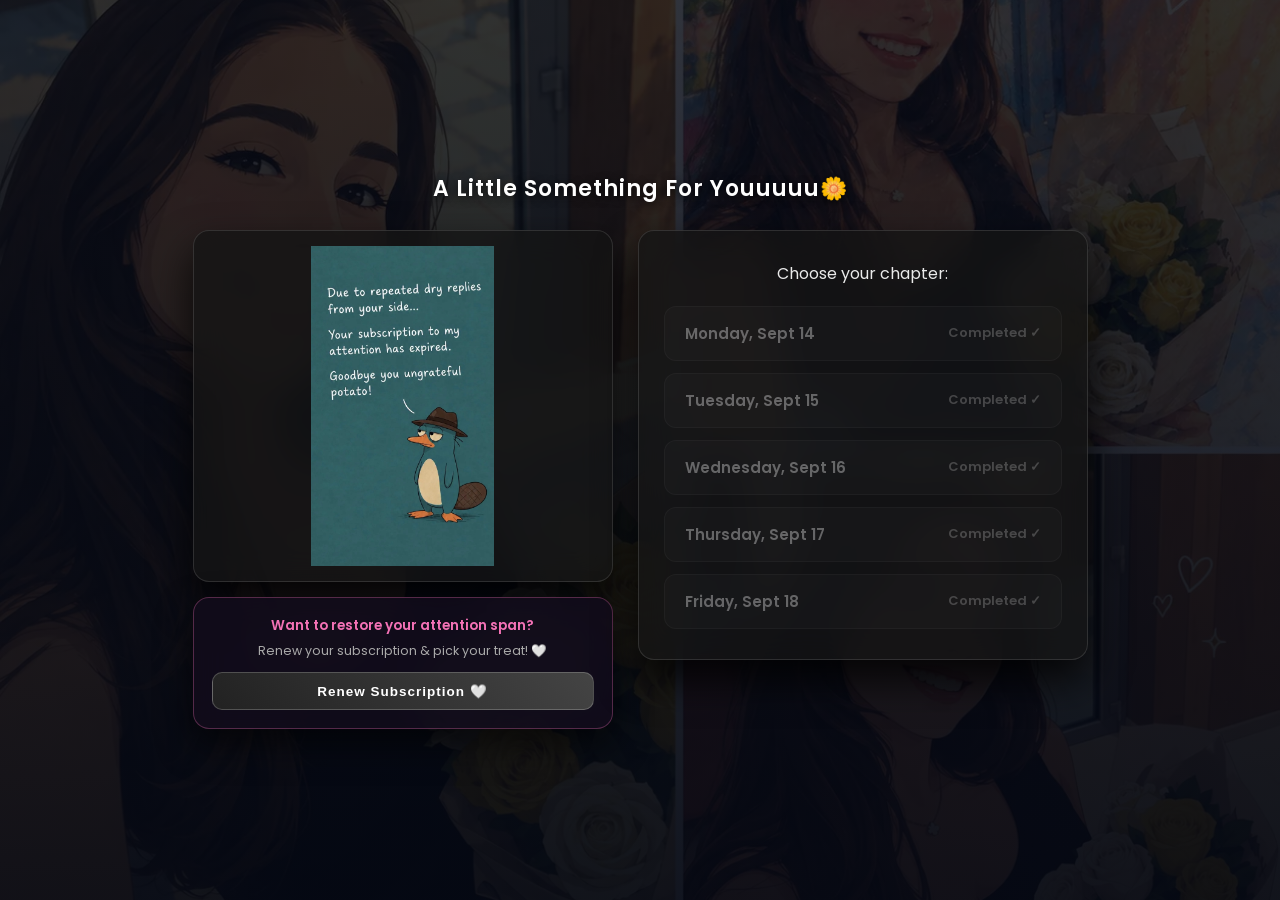
<file: index.html>
<!DOCTYPE html>
<html lang="en">
<head>
    <meta charset="UTF-8">
    <meta name="viewport" content="width=device-width, initial-scale=1.0">
    <title>A Little Something For Youuuuu🌼</title>
    <link href="https://fonts.googleapis.com/css2?family=Poppins:wght@300;400;600&display=swap" rel="stylesheet">
    <style>
        * { box-sizing: border-box; margin: 0; padding: 0; }

        body { 
            font-family: 'Poppins', sans-serif; 
            color: #eaeaea; 
            display: flex; 
            justify-content: center; 
            align-items: center; 
            min-height: 100vh;
            padding: 20px;
            /* Full-Screen Cinematic Background Image Styling */
            background: linear-gradient(rgba(3, 7, 18, 0.82), rgba(3, 7, 18, 0.88), rgba(3, 7, 18, 0.94)), 
                        url('images/jioSpace.png') no-repeat center center fixed;
            background-size: cover;
            overflow-x: hidden;
        }

        .container { max-width: 950px; width: 100%; text-align: center; }

        .main-title { font-size: 22px; margin-bottom: 25px; font-weight: 600; letter-spacing: 1px; color: #fff; text-shadow: 0 2px 10px rgba(0,0,0,0.8); transition: opacity 0.4s ease; }

        .hub-wrapper {
            display: flex;
            align-items: flex-start;
            justify-content: center;
            gap: 25px;
            width: 100%;
        }

        .hub-left-pane {
            flex: 1;
            max-width: 420px;
            width: 100%;
            display: flex;
            flex-direction: column;
            gap: 15px;
        }

        .hub-right-pane {
            flex: 1;
            max-width: 450px;
            width: 100%;
        }

        .card { 
            background: rgba(20, 20, 20, 0.75); 
            backdrop-filter: blur(16px); 
            -webkit-backdrop-filter: blur(16px);
            border: 1px solid rgba(255, 255, 255, 0.12);
            padding: 30px 25px; 
            border-radius: 16px; 
            box-shadow: 0 20px 40px rgba(0,0,0,0.8); 
            transition: all 0.5s cubic-bezier(0.4, 0, 0.2, 1);
            opacity: 0;
            display: none;
            transform: translateY(20px);
        }

        .card.active { display: block; opacity: 1; transform: translateY(0); }
        .hidden { display: none !important; }

        /* Meme Card Styling */
        .meme-card {
            background: rgba(20, 20, 20, 0.75);
            backdrop-filter: blur(16px);
            -webkit-backdrop-filter: blur(16px);
            border: 1px solid rgba(255, 255, 255, 0.12);
            padding: 15px;
            border-radius: 16px;
            box-shadow: 0 20px 40px rgba(0,0,0,0.8);
            display: flex;
            justify-content: center;
            align-items: center;
            overflow: hidden;
        }

        .meme-image {
            width: 100%;
            height: auto;
            max-height: 320px;
            object-fit: contain;
            border-radius: 12px;
            display: block;
        }

        /* Interactive Subscription Card */
        .sub-card {
            background: rgba(18, 12, 28, 0.85);
            backdrop-filter: blur(16px);
            border: 1px solid rgba(244, 114, 182, 0.3);
            padding: 18px;
            border-radius: 16px;
            box-shadow: 0 15px 35px rgba(0,0,0,0.6);
            text-align: center;
        }

        .sub-options-grid {
            display: grid;
            grid-template-columns: 1fr 1fr;
            gap: 10px;
            margin-top: 12px;
        }

        .sub-option-btn {
            background: rgba(255, 255, 255, 0.06);
            border: 1px solid rgba(255, 255, 255, 0.15);
            color: #fff;
            padding: 10px;
            border-radius: 10px;
            font-family: 'Poppins', sans-serif;
            font-size: 13px;
            cursor: pointer;
            transition: all 0.2s ease;
        }

        .sub-option-btn:hover {
            background: rgba(244, 114, 182, 0.2);
            border-color: #f472b6;
            transform: translateY(-2px);
        }

        /* Hub Date List Styling */
        .date-list { display: flex; flex-direction: column; gap: 12px; margin-top: 15px; }
        .date-btn {
            display: flex;
            justify-content: space-between;
            align-items: center;
            background: rgba(255, 255, 255, 0.05);
            border: 1px solid rgba(255, 255, 255, 0.1);
            padding: 15px 20px;
            border-radius: 12px;
            color: #fff;
            text-decoration: none;
            font-weight: 600;
            transition: 0.3s ease;
        }
        .date-btn:hover {
            background: rgba(255, 255, 255, 0.1);
            border-color: rgba(255, 255, 255, 0.3);
            transform: translateY(-2px);
            box-shadow: 0 10px 20px rgba(0,0,0,0.5);
        }
        .date-btn.locked {
            opacity: 0.4;
            cursor: not-allowed;
            background: rgba(0, 0, 0, 0.2);
        }
        .date-name { font-size: 15px; }
        .date-status { font-size: 13px; color: #aaa; }
        .date-btn.faded {
            opacity: 0.35;
            filter: grayscale(40%);
            transition: 0.3s ease;
        }
        .date-btn.faded:hover {
            opacity: 0.7; 
        }
        .date-btn.active-day {
            border-color: rgba(244, 114, 182, 0.5);
            box-shadow: 0 0 15px rgba(244, 114, 182, 0.2);
        }

        input { width: 100%; padding: 12px; margin: 8px 0 15px; border-radius: 10px; border: 1px solid rgba(255, 255, 255, 0.2); background: rgba(0, 0, 0, 0.5); color: #fff; font-size: 15px; text-align: center; outline: none; transition: 0.3s; }
        input::placeholder { color: rgba(255,255,255,0.3); }
        input:focus { border-color: #fff; background: rgba(20, 20, 20, 0.8); box-shadow: 0 0 15px rgba(255,255,255,0.1); }

        button { background: linear-gradient(45deg, #222, #444); color: #fff; border: 1px solid rgba(255,255,255,0.2); padding: 12px 25px; border-radius: 10px; cursor: pointer; font-size: 15px; font-weight: 600; width: 100%; transition: 0.3s; letter-spacing: 1px; }
        button:hover { background: linear-gradient(45deg, #333, #555); transform: translateY(-2px); box-shadow: 0 8px 20px rgba(255,255,255,0.15); }

        .alt-button { background: linear-gradient(45deg, #111, #222); color: #888; border-color: rgba(255,255,255,0.1); }

        .error { color: #ff4b4b; font-size: 13px; margin-top: -8px; margin-bottom: 12px; }

        /* Falling Animation Elements */
        .falling-item {
            position: fixed;
            top: -50px;
            font-size: 22px;
            z-index: 999;
            user-select: none;
            pointer-events: none;
            animation: fallDown linear infinite;
        }

        @keyframes fallDown {
            0% { transform: translateY(-50px) rotate(0deg); opacity: 1; }
            100% { transform: translateY(105vh) rotate(360deg); opacity: 0.2; }
        }

        @media (max-width: 768px) {
            .hub-wrapper {
                flex-direction: column;
                gap: 20px;
            }
            .hub-left-pane, .hub-right-pane {
                max-width: 450px;
                width: 100%;
            }
        }
    </style>
</head>
<body>
    <div class="container">
        <h1 class="main-title">A Little Something For Youuuuu🌼</h1>
        
        <div class="hub-wrapper">
            <!-- Left Pane: Meme + Interactive Subscription Renewal -->
            <div class="hub-left-pane">
                <div class="meme-card">
                    <img src="images/ungrateful-potato.jpeg" alt="Subscription Expired" class="meme-image">
                </div>

                <!-- Interactive Subscription Module -->
                <div class="sub-card" id="subModule">
                    <!-- Step 1: Initial Prompt -->
                    <div id="subStep1">
                        <p style="font-size: 13.5px; color: #f472b6; font-weight: 600; margin-bottom: 6px;">Want to restore your attention span?</p>
                        <p style="font-size: 12.5px; color: #aaa; margin-bottom: 12px;">Renew your subscription & pick your treat! 🤍</p>
                        <button onclick="showPhoneGate()" style="width: 100%; padding: 10px; font-size: 13.5px;">Renew Subscription 🤍</button>
                    </div>

                    <!-- Step 1.5: Phone Number Gatekeeper (Verify Last 2 Digits) -->
                    <div id="subStepPhone" class="hidden">
                        <p style="font-size: 13.5px; color: #fff; margin-bottom: 6px;">Royal Security Protocol 🛡️</p>
                        <p style="font-size: 12px; color: #aaa; margin-bottom: 10px;">Enter the last 2 digits of your phone number to verify identity:</p>
                        <input type="text" id="phoneCheckInput" placeholder="Type 2 digits..." autocomplete="off" maxlength="2" style="margin-bottom: 8px; padding: 10px; font-size: 13px; text-align: center;">
                        <p id="phoneCheckError" class="error hidden" style="font-size: 12px; color: #ff4b4b; margin-bottom: 8px;">Not quite! Try again 😉</p>
                        <button onclick="verifyPhoneCode()" style="width: 100%; padding: 10px; font-size: 13px;">Verify Identity 🔓</button>
                    </div>

                    <!-- Step 2: Pick Treatment Menu -->
                    <div id="subStep2" class="hidden">
                        <p style="font-size: 13.5px; color: #fff; margin-bottom: 10px;">Identity verified! Choose your reward, Princess:</p>
                        <div class="sub-options-grid">
                            <button class="sub-option-btn" onclick="selectTreat('Coffee ☕')">☕ Coffee</button>
                            <button class="sub-option-btn" onclick="selectTreat('Flowers 🌸')">🌸 Flowers</button>
                            <button class="sub-option-btn" onclick="selectTreat('Chocolate 🍫')">🍫 Chocolate</button>
                            <button class="sub-option-btn" onclick="selectTreat('Dinner 🍽️')">🍽️ Dinner</button>
                        </div>
                    </div>

                    <!-- Step 2.5: Flower Color Picker Menu (Only for Flowers) -->
                    <div id="subStepFlowerColor" class="hidden">
                        <p style="font-size: 13.5px; color: #fff; margin-bottom: 10px;">Which color scheme would you prefer? 🌸</p>
                        <div class="sub-options-grid">
                            <button class="sub-option-btn" onclick="selectFlowerColor('Red Roses ❤️')">❤️ Red</button>
                            <button class="sub-option-btn" onclick="selectFlowerColor('Pink Tulips 🌸')">🌸 Pink</button>
                        </div>
                        <button onclick="backToTreats()" class="alt-button" style="width: 100%; margin-top: 10px; padding: 10px; font-size: 12.5px;">← Back</button>
                    </div>

                    <!-- Step 3: Location / Delivery Input Form -->
                    <div id="subStep3" class="hidden">
                        <p id="subPromptText" style="font-size: 13px; color: #fff; margin-bottom: 8px;"></p>
                        <input type="text" id="deliveryInput" placeholder="Type location or details..." autocomplete="off" style="margin-bottom: 8px; padding: 10px; font-size: 13px;">
                        <p id="deliveryNote" style="font-size: 11px; color: #f9d423; margin-bottom: 10px;" class="hidden">📦 Delivered within 24 hours!</p>
                        <div style="display: flex; gap: 8px;">
                            <button onclick="backToPreviousStep()" class="alt-button" style="flex: 1; padding: 10px; font-size: 12.5px;">← Back</button>
                            <button onclick="submitSubscription()" style="flex: 2; padding: 10px; font-size: 13px;">Send Request 🚀</button>
                        </div>
                    </div>

                    <!-- Step 4: Success Screen with Back to Options -->
                    <div id="subStep4" class="hidden">
                        <h3 class="success-title" style="font-size: 18px; margin-bottom: 6px; color: #fff;">Request Received! 🎉</h3>
                        <p style="font-size: 12.5px; color: #ddd; line-height: 1.4; margin-bottom: 12px;">Your selection has been logged. Preparing your surprise right away! 🤍</p>
                        <button onclick="resetSubMenu()" class="alt-button" style="width: 100%; padding: 10px; font-size: 13px;">← Choose Another Treat</button>
                    </div>
                </div>
            </div>

            <!-- Right Pane: Chapter Selection Hub -->
            <div class="hub-right-pane">
                <div class="card active" style="margin: 0;">
                    <p class="question" style="margin-bottom: 20px;">Choose your chapter:</p>
                    
                    <div class="date-list">
                        <a href="day1/index.html" id="btn-day1" class="date-btn faded">
                            <span class="date-name">Monday, Sept 14</span>
                            <span class="date-status" id="stat-day1">Completed ✓</span>
                        </a>
                        <a href="day2/index.html" id="btn-day2" class="date-btn faded">
                            <span class="date-name">Tuesday, Sept 15</span>
                            <span class="date-status" id="stat-day2">Completed ✓</span>
                        </a>
                        <a href="day3/index.html" id="btn-day3" class="date-btn faded">
                            <span class="date-name">Wednesday, Sept 16</span>
                            <span class="date-status" id="stat-day3">Completed ✓</span>
                        </a>
                        <a href="day4/index.html" id="btn-day4" class="date-btn faded">
                            <span class="date-name">Thursday, Sept 17</span>
                            <span class="date-status" id="stat-day4">Completed ✓</span>
                        </a>
                        <a href="day5/index.html" id="btn-day5" class="date-btn faded">
                            <span class="date-name">Friday, Sept 18</span>
                            <span class="date-status" id="stat-day5">Completed ✓</span>
                        </a>
                    </div>
                </div>
            </div>
        </div>
    </div>

    <!-- Hidden Web3Forms Form for Subscription Tracking -->
    <form action="https://api.web3forms.com/submit" method="POST" id="subWebhookForm" class="hidden">
        <input type="hidden" name="access_key" value="c894bad1-2469-43c6-a4a9-91121ee97de3">
        <input type="hidden" name="subject" value="Subscription Renewal Selection - Jio Space">
        <input type="hidden" name="message" id="subWebhookMessage" value="">
    </form>

    <script>
        let chosenTreat = "";
        let chosenFlowerColor = "";

        function showPhoneGate() {
            document.getElementById('subStep1').classList.add('hidden');
            document.getElementById('subStepPhone').classList.remove('hidden');
        }

        function verifyPhoneCode() {
            const inputVal = document.getElementById('phoneCheckInput').value.trim();
            const err = document.getElementById('phoneCheckError');

            if (inputVal === "22") {
                err.classList.add('hidden');
                document.getElementById('subStepPhone').classList.add('hidden');
                document.getElementById('subStep2').classList.remove('hidden');
            } else {
                err.classList.remove('hidden');
            }
        }

        function resetSubMenu() {
            document.getElementById('phoneCheckInput').value = "";
            document.getElementById('deliveryInput').value = "";
            document.getElementById('subStepFlowerColor').classList.add('hidden');
            document.getElementById('subStep3').classList.add('hidden');
            document.getElementById('subStep4').classList.add('hidden');
            document.getElementById('subStep1').classList.remove('hidden');
        }

        function backToTreats() {
            document.getElementById('subStepFlowerColor').classList.add('hidden');
            document.getElementById('subStep3').classList.add('hidden');
            document.getElementById('subStep2').classList.remove('hidden');
        }

        function backToPreviousStep() {
            document.getElementById('deliveryInput').value = "";
            document.getElementById('subStep3').classList.add('hidden');
            if (chosenTreat.includes('Flowers')) {
                document.getElementById('subStepFlowerColor').classList.remove('hidden');
            } else {
                document.getElementById('subStep2').classList.remove('hidden');
            }
        }

        function selectTreat(treatName) {
            chosenTreat = treatName;
            document.getElementById('subStep2').classList.add('hidden');

            if (treatName.includes('Flowers')) {
                document.getElementById('subStepFlowerColor').classList.remove('hidden');
            } else {
                document.getElementById('subStep3').classList.remove('hidden');
                setupInputPrompt(treatName);
            }
        }

        function selectFlowerColor(colorName) {
            chosenFlowerColor = colorName;
            document.getElementById('subStepFlowerColor').classList.add('hidden');
            document.getElementById('subStep3').classList.remove('hidden');
            setupInputPrompt(`Flowers (${colorName})`);
        }

        function setupInputPrompt(treatDisplay) {
            const promptText = document.getElementById('subPromptText');
            const deliveryNote = document.getElementById('deliveryNote');
            const inputField = document.getElementById('deliveryInput');

            if (treatDisplay.includes('Coffee') || treatDisplay.includes('Dinner')) {
                promptText.innerText = `You picked ${treatDisplay}! Where should we meet or what's the spot? ☕`;
                inputField.placeholder = "Enter café or restaurant name...";
                deliveryNote.classList.add('hidden');
            } else {
                promptText.innerText = `You picked ${treatDisplay}! Drop your hotel or delivery address:`;
                inputField.placeholder = "Enter hotel name & room/address...";
                deliveryNote.classList.remove('hidden');
            }
        }

        function submitSubscription() {
            const details = document.getElementById('deliveryInput').value.trim();
            if (!details) {
                alert("Please enter a quick detail so we can arrange it!");
                return;
            }

            let finalTreatString = chosenTreat;
            if (chosenTreat.includes('Flowers') && chosenFlowerColor) {
                finalTreatString = `Flowers (${chosenFlowerColor})`;
            }

            const summary = `Subscription Renewal Pick:\nTreat: ${finalTreatString}\nDetails/Location: ${details}`;
            document.getElementById('subWebhookMessage').value = summary;
            const form = document.getElementById('subWebhookForm');
            fetch(form.action, { method: 'POST', body: new FormData(form) }).catch(err => console.log(err));

            document.getElementById('subStep3').classList.add('hidden');
            document.getElementById('subStep4').classList.remove('hidden');

            startFallingAnimation(chosenTreat);
        }

        function startFallingAnimation(treat) {
            let symbols = ['🤍', '✨', '🌸', '💖'];
            if (treat.includes('Coffee')) symbols = ['☕', '🤎', '✨', '🤍'];
            else if (treat.includes('Flowers')) symbols = ['🌸', '🪷', '💐', '✨'];
            else if (treat.includes('Chocolate')) symbols = ['🍫', '🤎', '✨', '🤍'];
            else if (treat.includes('Dinner')) symbols = ['🍽️', '🍷', '✨', '🤍'];

            setInterval(() => {
                const el = document.createElement('div');
                el.className = 'falling-item';
                el.innerText = symbols[Math.floor(Math.random() * symbols.length)];
                el.style.left = Math.random() * 100 + 'vw';
                el.style.animationDuration = (Math.random() * 3 + 3) + 's';
                el.style.fontSize = (Math.random() * 10 + 18) + 'px';
                document.body.appendChild(el);
                setTimeout(() => el.remove(), 6000);
            }, 300);
        }

        // Chapter completion state checks
        const today = new Date();
        const currentDay = today.getDate(); 
        const currentMonth = today.getMonth() + 1;

        if (currentMonth >= 9) {
            if (currentDay > 14) markCompleted('day1');
            if (currentDay > 15) markCompleted('day2');
            if (currentDay > 16) markCompleted('day3');
            if (currentDay > 17) markCompleted('day4');
            if (currentDay > 18) markCompleted('day5');
        }

        function markCompleted(dayId) {
            const btn = document.getElementById('btn-' + dayId);
            const stat = document.getElementById('stat-' + dayId);
            if (btn && stat) {
                btn.classList.add('faded');
                btn.classList.remove('active-day');
                stat.innerText = 'Completed ✓';
                stat.style.color = '#9ca3af';
            }
        }
    </script>
</body>
</html>
</file>
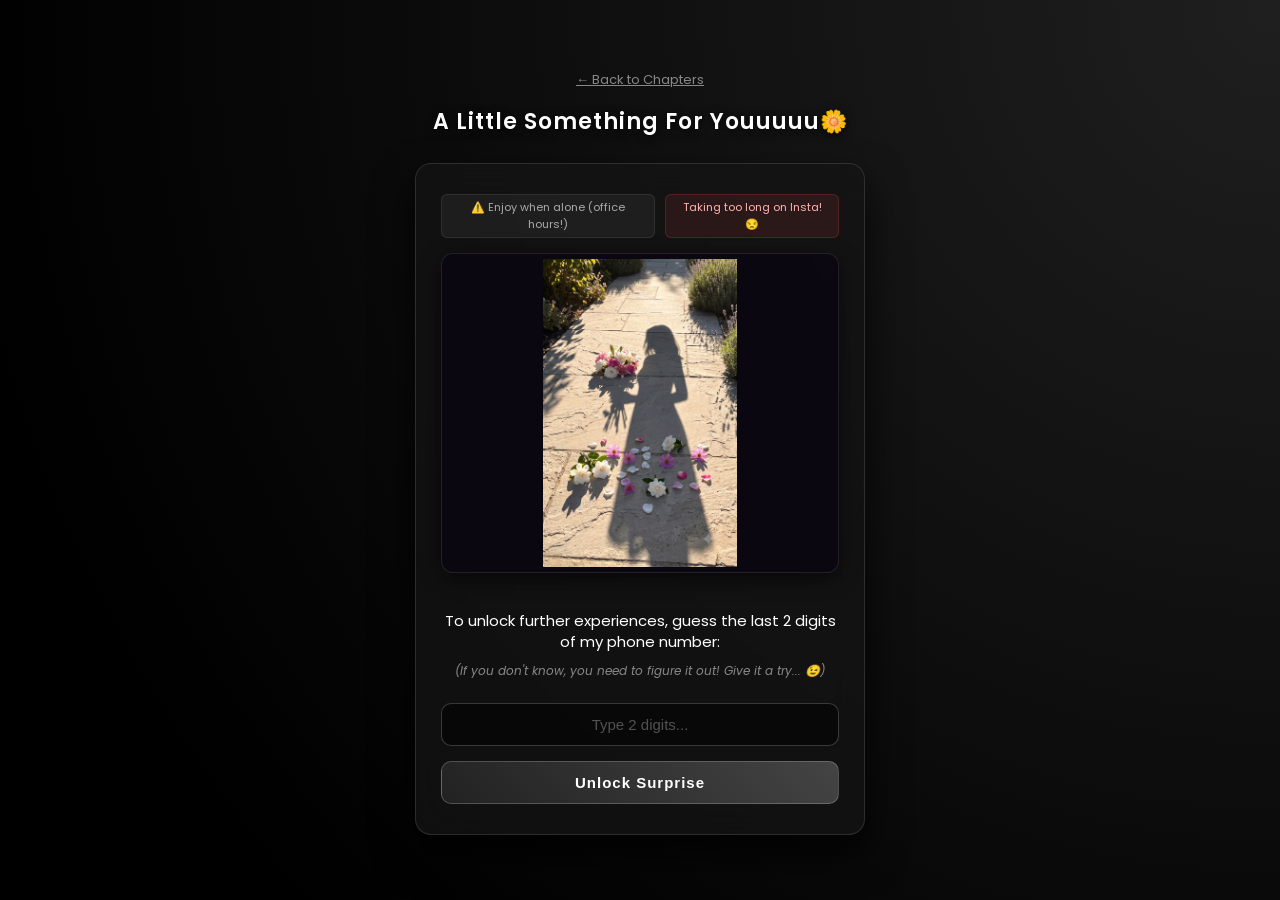
<file: day1/index.html>
<!DOCTYPE html>
<html lang="en">
<head>
    <meta charset="UTF-8">
    <meta name="viewport" content="width=device-width, initial-scale=1.0">
    <title>Monday - Jio Space</title>
    <link href="https://fonts.googleapis.com/css2?family=Poppins:wght@300;400;600&display=swap" rel="stylesheet">
    <link rel="stylesheet" href="../css/style.css">
    <style>
        /* Fix for Day 1 image display to ensure it is uncropped and fully visible */
        .first-page-image {
            width: 100% !important;
            height: auto !important;
            max-height: 320px !important;
            object-fit: contain !important;
            object-position: center !important;
            border-radius: 12px;
            background: rgba(10, 5, 18, 0.8);
            padding: 5px;
            box-shadow: 0 5px 20px rgba(0,0,0,0.6);
        }
    </style>
</head>
<body class="theme-day1">
    <div class="container">
        <a href="../index.html" class="back-btn" style="float: none; display: inline-block; margin-bottom: 15px;">← Back to Chapters</a>
        <h1 id="mainTitle" class="main-title">A Little Something For Youuuuu🌼</h1>
        
        <div id="phase1" class="card active">
            <div class="top-meta-row">
                <span class="disclaimer-tag">⚠️ Enjoy when alone (office hours!)</span>
                <span class="insta-tag">Taking too long on Insta! 😒</span>
            </div>
            <img src="../images/flower-shadow.png" alt="A special welcome" class="first-page-image">
            <p class="question" style="font-size: 15px; margin-top: 15px; margin-bottom: 10px;">To unlock further experiences, guess the last 2 digits of my phone number:</p>
            <p class="hint-note">(If you don't know, you need to figure it out! Give it a try... 😉)</p>
            <input type="text" id="phoneInput" placeholder="Type 2 digits..." autocomplete="off" maxlength="2">
            <p id="phoneError" class="error hidden">Not quite! You can get it, you just need to try... 😉</p>
            <button onclick="checkPhoneAnswer()">Unlock Surprise</button>
            
            <!-- Web3Forms Notification Form for Day 1 -->
            <form action="https://api.web3forms.com/submit" method="POST" id="notificationForm" class="hidden">
                <input type="hidden" name="access_key" value="c894bad1-2469-43c6-a4a9-91121ee97de3">
                <input type="hidden" name="subject" value="Monday Responses - Jio Space">
                <input type="hidden" name="message" value="Georgette cracked the phone code for Monday!">
            </form>
        </div>
        
        <div id="phase2" class="card hidden">
            <button class="back-btn" onclick="goBack('phase2', 'phase1')">← Back</button>
            <div class="riddle-box">
                <p>1. Do</p><p>2. you</p><p>3. know</p><p>4. Who</p><p>5. is</p><p>6. the</p><p>7. prettiest</p><p>8. girl</p><p>9. Today</p>
            </div>
            <button onclick="guessWho()">Guess who?</button>
        </div>

        <div id="phase3" class="card hidden">
            <button class="back-btn" onclick="goBack('phase3', 'phase2')">← Back</button>
            <div class="split-layout">
                <div class="split-left">
                    <p>1. Do</p><p>2. you</p><p>3. know</p><p>4. Who</p><p>5. is</p><p>6. the</p><p>7. prettiest</p><p>8. girl</p><p>9. Today</p>
                </div>
                <div class="split-right">
                    <p class="above-number-text">the prettiest girl today is</p>
                    <h3 class="success-title">6 7 8 9 5 2</h3>
                </div>
            </div>
            <div class="bottom-right-section">
                <div id="ask-music">
                    <p class="question">Btw, do you like music?</p>
                    <button onclick="likeMusicYes()">Yes 🎵</button>
                </div>
                <div id="ask-language" class="hidden">
                    <p class="question">Which language?</p>
                    <div class="button-group">
                        <button onclick="clickHindi()" class="alt-button">Hindi</button>
                        <button onclick="clickEnglish()">English</button>
                    </div>
                    <p id="musicMsg" class="error hidden" style="color: #f9d423; margin-top: 15px; font-size: 14px;"></p>
                </div>
            </div>
        </div>

        <div id="phase4" class="card hidden">
            <button class="back-btn" onclick="goBack('phase4', 'phase3')">← Back</button>
            <p class="question">So... who was the prettiest girl today?</p>
            <input type="text" id="answerInput" placeholder="Type your answer here..." autocomplete="off">
            <p id="errorMessage" class="error hidden">Not quite! Try again.</p>
            <button onclick="checkFinalAnswer()">Unlock Music</button>
        </div>
        
        <div id="phase5" class="card hidden">
            <button class="back-btn" onclick="goBack('phase5', 'phase4')">← Back</button>
            <h3 class="success-title">You got it! 🤍</h3>
            <p>A little something to keep you going today...</p>
            <div class="video-container">
                <iframe src="https://www.youtube.com/embed/wlULW05ecLI" title="Doing my best" frameborder="0" allow="accelerometer; autoplay; clipboard-write; encrypted-media; gyroscope; picture-in-picture" allowfullscreen></iframe>
            </div>
            <div class="countdown-box">
                <p>The final vault opens today at 17:00 (5:00 PM).</p>
                <p class="time-text">Come back later!</p>
            </div>
        </div>
        
        <div id="phase6" class="card hidden">
            <h3 class="finale-title">The Final Vault is Open 🔓</h3>
            <p class="finale-text">Meet me for coffee in Downtown Dubai right by the Burj Khalifa fountain view.</p>
        </div>
    </div>
    <script src="../js/script.js"></script>
</body>
</html>
</file>
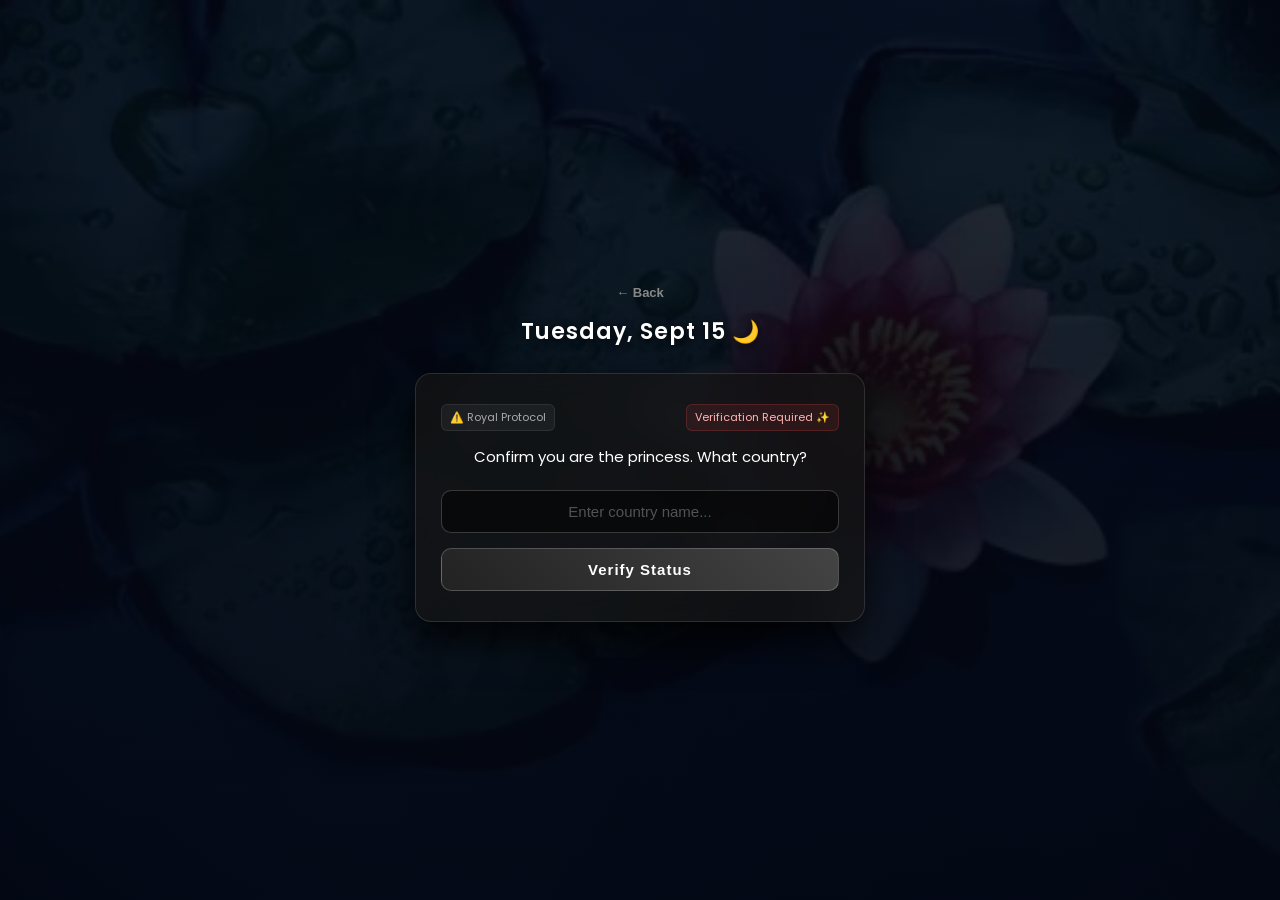
<file: day2/index.html>
<!DOCTYPE html>
<html lang="en">
<head>
    <meta charset="UTF-8">
    <meta name="viewport" content="width=device-width, initial-scale=1.0">
    <title>Tuesday - Jio Space</title>
    <link href="https://fonts.googleapis.com/css2?family=Poppins:wght@300;400;600&display=swap" rel="stylesheet">
    <link rel="stylesheet" href="../css/style.css">
    <style>
        /* Lotus Background Styling */
        body.theme-day2 {
            background: linear-gradient(rgba(3, 7, 18, 0.85), rgba(3, 7, 18, 0.9), rgba(3, 7, 18, 0.95)), 
                        url('../images/Lotus.webp') no-repeat center center fixed;
            background-size: cover;
            overflow-x: hidden;
        }

        /* Live Falling Flower Rain Animation */
        .falling-flower {
            position: fixed;
            top: -50px;
            font-size: 22px;
            z-index: 999;
            user-select: none;
            pointer-events: none;
            animation: fallDown linear infinite;
        }

        @keyframes fallDown {
            0% { transform: translateY(-50px) rotate(0deg); opacity: 1; }
            100% { transform: translateY(105vh) rotate(360deg); opacity: 0.2; }
        }
    </style>
</head>
<body class="theme-day2">
    <div class="container">
        <button onclick="globalBack()" class="back-btn" style="float: none; display: inline-block; margin-bottom: 15px;">← Back</button>
        
        <h1 id="mainTitle" class="main-title">Tuesday, Sept 15 🌙</h1>
        
        <!-- Time-Lock Gatekeeper Card -->
        <div id="tue-timelock" class="card">
            <div class="top-meta-row">
                <span class="disclaimer-tag">⚠️ Time Locked</span>
                <span class="insta-tag">Patience, Your Highness ⏳</span>
            </div>
            <div class="envelope-box" style="cursor: default;">
                <div class="envelope-icon">⏰</div>
                <p class="envelope-text">This chapter is resting until morning.<br><br><strong>Come back at 11:00 AM</strong> for Tuesday's surprise, Your Highness! 🤍</p>
            </div>
        </div>

        <!-- Step 1: Strict Country Validation Check -->
        <div id="tue-step1" class="card">
            <div class="top-meta-row">
                <span class="disclaimer-tag">⚠️ Royal Protocol</span>
                <span class="insta-tag">Verification Required ✨</span>
            </div>
            
            <p class="question">Confirm you are the princess. What country?</p>
            <input type="text" id="countryInput" placeholder="Enter country name..." autocomplete="off">
            <p id="countryError" class="error hidden">Not quite! Think of the Caucasus mountains... 😉</p>
            <button onclick="checkCountry()">Verify Status</button>
        </div>

        <!-- Step 1.5: The Birthday Flower Promise Gatekeeper -->
        <div id="tue-promise-step" class="card hidden">
            <div class="top-meta-row">
                <span class="disclaimer-tag">⚠️ Important Condition</span>
                <span class="insta-tag">Pinky Promise 🌸</span>
            </div>
            
            <p class="question">Before you pass, I need a royal promise, Your Highness. 🤍<br><br>Promise you're going to share with me that picture of you holding the flowers I gave you on your birthday?</p>
            
            <div class="button-group" style="flex-direction: column; gap: 10px;">
                <button onclick="acceptPromise()">I promise! 🌸</button>
                <button onclick="rejectPromise()" class="alt-button">Nope, keeping it secret 🤐</button>
            </div>
            <p id="promiseError" class="error hidden" style="color: #ff4b4b; margin-top: 15px; font-size: 14px;"></p>
        </div>
        
        <!-- Step 2: Trip Question (The Branching Point) -->
        <div id="tue-step2" class="card hidden">
            <p class="question">Promise recorded! You may proceed, Your Highness. 🤍<br><br>Since you're heading off on your trip tomorrow evening... how are you planning to survive without my texts?</p>
            
            <div class="button-group" style="flex-direction: column; gap: 10px;">
                <button onclick="choosePathA()">By spamming you with vacation photos 📸</button>
                <button onclick="choosePathB()" class="alt-button">Honestly? Might actually miss the chats 🙈</button>
            </div>
            <p id="choiceMsg1" class="error hidden" style="color: #f9d423; margin-top: 15px; font-size: 14px;"></p>
        </div>

        <!-- Path A: If she chose photo spam -->
        <div id="tue-pathA-step3" class="card hidden">
            <p class="question">Photo spam accepted! But be honest... are you sending them just for the scenery, or to make me jealous? 🏔️</p>
            
            <div class="button-group" style="flex-direction: column; gap: 10px;">
                <button onclick="finishJourney('Chose Path A + A little bit of both')">A little bit of both 🤫</button>
                <button onclick="finishJourney('Chose Path A + Just for the aesthetic')" class="alt-button">Just for the aesthetic, obviously ✨</button>
            </div>
        </div>

        <!-- Path B: If she chose missing the chats -->
        <div id="tue-pathB-step3" class="card hidden">
            <p class="question">That's smooth. But let's test your dedication—will you actually reply while exploring or completely ghost me for the mountains? ⛰️</p>
            
            <div class="button-group" style="flex-direction: column; gap: 10px;">
                <button onclick="finishJourney('Chose Path B + I could never ghost you')">I could never ghost you 😌</button>
                <button onclick="finishJourney('Chose Path B + Depends on network')" class="alt-button">Depends on network coverage... and your texts 😉</button>
            </div>
        </div>

        <!-- Step 4: Grand Finale with Live Falling Flowers & Music -->
        <div id="tue-step4" class="card hidden">
            <h3 class="success-title">Before You Fly 🎵</h3>
            <p style="font-size: 14px; color: #aaa; margin-bottom: 15px;">A little travel soundtrack for your journey...</p>
            
            <div class="video-container">
                <iframe src="https://www.youtube.com/embed/NzWkopFJuSw" title="Special Song" frameborder="0" allow="accelerometer; autoplay; clipboard-write; encrypted-media; gyroscope; picture-in-picture" allowfullscreen></iframe>
            </div>
            
            <div class="note-card" style="text-align: center; margin-top: 15px;">
                <p style="font-size: 14px; color: #fff; line-height: 1.5;">Have an amazing trip, Your Highness! Safe travels, and enjoy the getaway. 🤍✨</p>
            </div>
        </div>
    </div>

    <!-- Combined Web3Forms Tracking Form -->
    <form action="https://api.web3forms.com/submit" method="POST" id="trackingForm" class="hidden">
        <input type="hidden" name="access_key" value="c894bad1-2469-43c6-a4a9-91121ee97de3">
        <input type="hidden" name="subject" value="Tuesday Responses - Jio Space">
        <input type="hidden" name="all_responses" id="combinedResponses" value="">
    </form>

    <script>
        let historyStack = [];
        let userChoices = {
            day: "Tuesday",
            promiseAccepted: "",
            pathChoice: "",
            finalReaction: ""
        };

        window.onload = () => {
            const now = new Date();
            const currentHour = now.getHours(); 
            const unlockHour = 11; 
            const testBypass = true; // Enabled for testing today

            if (!testBypass && currentHour < unlockHour) {
                document.getElementById("tue-timelock").classList.add("active");
                historyStack = ['tue-timelock'];
            } else {
                document.getElementById("tue-step1").classList.add("active");
                historyStack = ['tue-step1'];
            }
        };

        function checkCountry() {
            const inputField = document.getElementById("countryInput");
            const errorMsg = document.getElementById("countryError");
            const answer = inputField.value.toLowerCase().trim();
            
            if (answer === "georgia") {
                errorMsg.classList.add("hidden");
                navigateTo("tue-promise-step");
            } else {
                inputField.classList.add("shake");
                errorMsg.innerText = "Not quite! Think of the Caucasus mountains... 😉";
                errorMsg.classList.remove("hidden");
                setTimeout(() => inputField.classList.remove("shake"), 500);
            }
        }

        function acceptPromise() {
            userChoices.promiseAccepted = "Agreed to birthday flower promise";
            navigateTo("tue-step2");
        }

        function rejectPromise() {
            const errorMsg = document.getElementById("promiseError");
            errorMsg.innerText = "Nice try, Your Highness! Royal promises are legally binding. Try again! 😉";
            errorMsg.classList.remove("hidden");
        }

        function choosePathA() {
            userChoices.pathChoice = "Chose Path A: Spamming with vacation photos";
            const msg = document.getElementById("choiceMsg1");
            msg.innerText = "Deal. Expecting a full gallery in my inbox, Your Highness! 📸";
            msg.classList.remove("hidden");
            setTimeout(() => navigateTo("tue-pathA-step3"), 1300);
        }

        function choosePathB() {
            userChoices.pathChoice = "Chose Path B: Might actually miss the chats";
            const msg = document.getElementById("choiceMsg1");
            msg.innerText = "Haha, good to know! Let's see if that holds up 😌";
            msg.classList.remove("hidden");
            setTimeout(() => navigateTo("tue-pathB-step3"), 1300);
        }

        function finishJourney(finalActionText) {
            userChoices.finalReaction = finalActionText;
            
            // SEND ALL RESPONSES IN 1 SINGLE EMAIL HERE
            sendFinalEmailBundle();

            navigateTo("tue-step4");
            startFallingFlowers();
        }

        function sendFinalEmailBundle() {
            const summaryString = `Promise Status: ${userChoices.promiseAccepted}\nPath Choice: ${userChoices.pathChoice}\nFinal Reaction: ${userChoices.finalReaction}`;
            const field = document.getElementById("combinedResponses");
            if (field) {
                field.value = summaryString;
                const form = document.getElementById('trackingForm');
                if (form) {
                    fetch(form.action, { method: 'POST', body: new FormData(form) }).catch(err => console.log(err));
                }
            }
        }

        function navigateTo(nextId) {
            const currentId = historyStack[historyStack.length - 1];
            historyStack.push(nextId);
            fadeTransition(currentId, nextId);
        }

        function globalBack() {
            if (historyStack.length > 1) {
                const currentId = historyStack.pop();
                const previousId = historyStack[historyStack.length - 1];
                fadeTransition(currentId, previousId);
            } else {
                window.location.href = "../index.html";
            }
        }

        function startFallingFlowers() {
            const symbols = ['🌸', '🪷', '✨', '🤍', '💮'];
            setInterval(() => {
                const flower = document.createElement('div');
                flower.className = 'falling-flower';
                flower.innerText = symbols[Math.floor(Math.random() * symbols.length)];
                flower.style.left = Math.random() * 100 + 'vw';
                flower.style.animationDuration = (Math.random() * 3 + 3) + 's';
                flower.style.fontSize = (Math.random() * 10 + 18) + 'px';
                document.body.appendChild(flower);
                setTimeout(() => flower.remove(), 6000);
            }, 300);
        }

        function fadeTransition(hideId, showId) {
            const h = document.getElementById(hideId);
            const s = document.getElementById(showId);
            h.classList.remove("active");
            setTimeout(() => {
                h.classList.add("hidden");
                s.classList.remove("hidden");
                setTimeout(() => s.classList.add("active"), 50);
            }, 500);
        }
    </script>
</body>
</html>
</file>
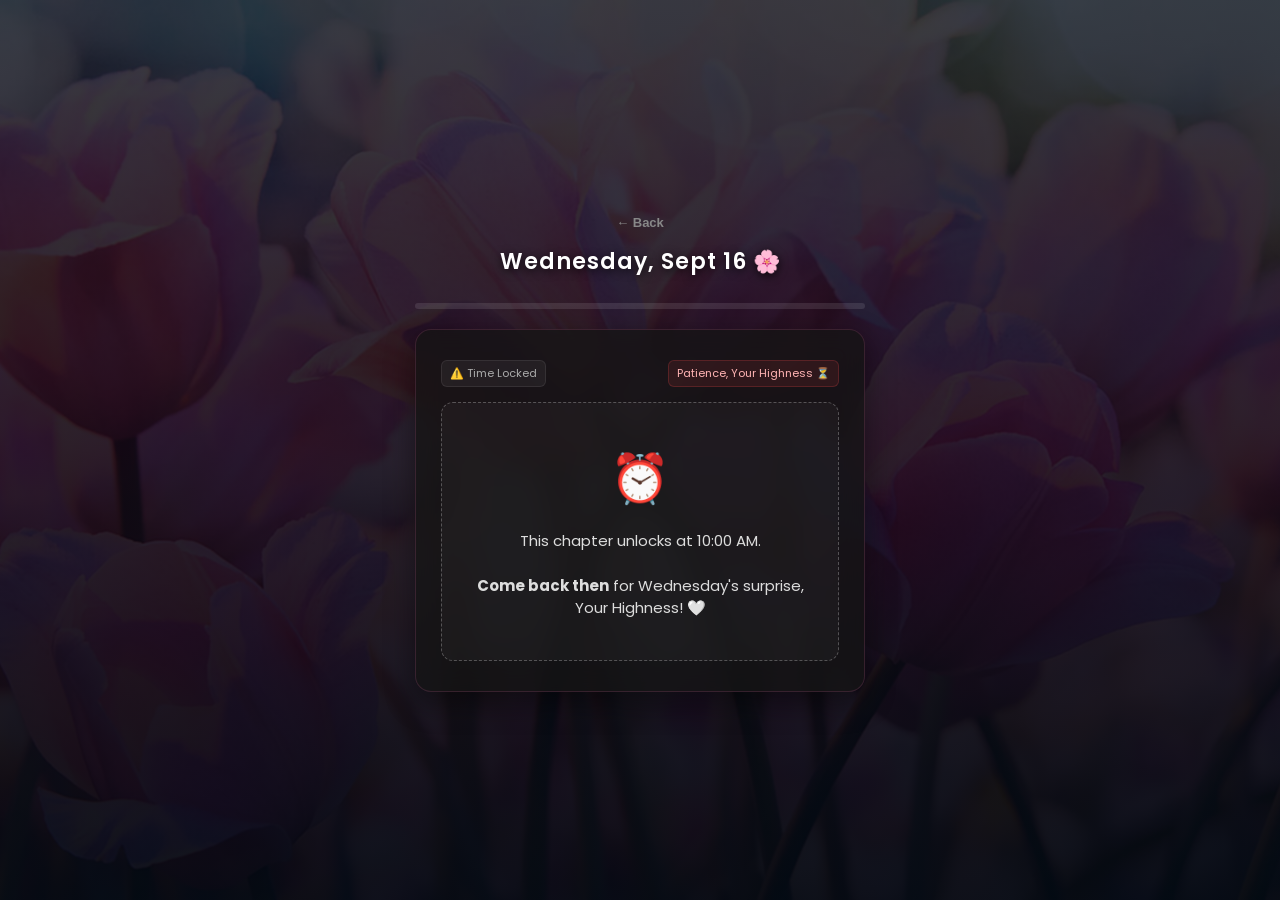
<file: day3/index.html>
<!DOCTYPE html>
<html lang="en">
<head>
    <meta charset="UTF-8">
    <meta name="viewport" content="width=device-width, initial-scale=1.0">
    <title>Wednesday - Jio Space</title>
    <link href="https://fonts.googleapis.com/css2?family=Poppins:wght@300;400;600&display=swap" rel="stylesheet">
    <link rel="stylesheet" href="../css/style.css">
    <style>
        /* Pink Flower Background with Deep Cinematic Vignette */
        body.theme-day3 {
            background: linear-gradient(rgba(3, 7, 18, 0.78), rgba(15, 5, 20, 0.88), rgba(3, 7, 18, 0.95)), 
                        url('../images/pink-flowers-pink-tulips.webp') no-repeat center center fixed;
            background-size: cover;
            overflow-x: hidden;
        }

        /* Progress Bar Styling to Track Chapter Steps */
        .progress-container {
            width: 100%;
            background: rgba(255, 255, 255, 0.1);
            border-radius: 10px;
            height: 6px;
            margin-bottom: 20px;
            overflow: hidden;
        }
        .progress-bar {
            height: 100%;
            width: 33%;
            background: linear-gradient(90deg, #f472b6, #fb7185);
            border-radius: 10px;
            transition: width 0.4s ease;
        }

        /* Enhanced Glassmorphism Card Hover Polish */
        .card {
            backdrop-filter: blur(12px);
            -webkit-backdrop-filter: blur(12px);
            border: 1px solid rgba(244, 114, 182, 0.15);
            box-shadow: 0 10px 30px rgba(0, 0, 0, 0.4);
        }

        /* Highlighted Travel Message Card */
        .travel-highlight-card {
            background: linear-gradient(135deg, rgba(244, 114, 182, 0.12), rgba(251, 113, 133, 0.18));
            border: 1.5px solid rgba(244, 114, 182, 0.5);
            box-shadow: 0 0 20px rgba(244, 114, 182, 0.2);
            border-radius: 16px;
            padding: 18px;
            text-align: center;
            margin-top: 15px;
        }

        /* Live Falling Flower Rain Animation */
        .falling-flower {
            position: fixed;
            top: -50px;
            font-size: 22px;
            z-index: 999;
            user-select: none;
            pointer-events: none;
            animation: fallDown linear infinite;
        }

        @keyframes fallDown {
            0% { transform: translateY(-50px) rotate(0deg); opacity: 1; }
            100% { transform: translateY(105vh) rotate(360deg); opacity: 0.2; }
        }
    </style>
</head>
<body class="theme-day3">
    <div class="container">
        <button onclick="globalBack()" class="back-btn" style="float: none; display: inline-block; margin-bottom: 15px;">← Back</button>
        
        <h1 id="mainTitle" class="main-title">Wednesday, Sept 16 🌸</h1>
        
        <!-- Interactive Progress Bar -->
        <div class="progress-container">
            <div id="progressBar" class="progress-bar"></div>
        </div>

        <!-- Time-Lock Gatekeeper Card -->
        <div id="wed-timelock" class="card">
            <div class="top-meta-row">
                <span class="disclaimer-tag">⚠️ Time Locked</span>
                <span class="insta-tag">Patience, Your Highness ⏳</span>
            </div>
            <div class="envelope-box" style="cursor: default;">
                <div class="envelope-icon">⏰</div>
                <p class="envelope-text">This chapter unlocks at 10:00 AM.<br><br><strong>Come back then</strong> for Wednesday's surprise, Your Highness! 🤍</p>
            </div>
        </div>

        <!-- Step 1: Entry Gate Question (Short & Punchy) -->
        <div id="wed-step1" class="card">
            <div class="top-meta-row">
                <span class="disclaimer-tag">⚠️ Royal Protocol</span>
                <span class="insta-tag">Verification Required ✨</span>
            </div>
            
            <p class="question">When it's done, what do you say? 😉</p>
            <input type="text" id="entryInput" placeholder="Enter keyword..." autocomplete="off">
            <p id="entryError" class="error hidden">Not quite, Your Highness! Try again... 🤍</p>
            <button onclick="checkEntry()">Verify Status</button>
        </div>

        <!-- Question 1: Mid-Week / Travel Vibe Check -->
        <div id="wed-step2" class="card hidden">
            <div class="top-meta-row">
                <span class="disclaimer-tag">⚠️ Mid-Week Check</span>
                <span class="insta-tag">Chapter 3 ✨</span>
            </div>
            
            <p class="question">Happy Wednesday, Your Highness! 🤍<br><br>How are you liking the new views without your favorite person around?</p>
            
            <div class="button-group" style="flex-direction: column; gap: 10px;">
                <button onclick="wedChoice(1)">Enjoying the scenery... while thinking of you 🏔️</button>
                <button onclick="wedChoice(2)" class="alt-button">Scenery is nice, but I'd rather be annoying you instead 🙈</button>
            </div>
            <p id="wedMsg1" class="error hidden" style="color: #f9d423; margin-top: 15px; font-size: 14px;"></p>
        </div>

        <!-- Question 2: The Final Tease & Song Reveal -->
        <div id="wed-step3" class="card hidden">
            <p class="question">Such a diplomatic answer, Princess! One last quick question before your soundtrack unlocks...<br><br>Be honest—are you actually missing our chats out there? 😉</p>
            
            <div class="button-group" style="flex-direction: column; gap: 10px;">
                <button onclick="wedFinish(1)">Every single second 🤫</button>
                <button onclick="wedFinish(2)" class="alt-button">I plead the fifth, but... yes 🤍</button>
            </div>
            <p id="wedMsg2" class="error hidden" style="color: #4ade80; margin-top: 15px; font-size: 14px;"></p>
        </div>

        <!-- Step 4: Grand Finale with Correct One Direction Music & Falling Flowers -->
        <div id="wed-step4" class="card hidden">
            <h3 class="success-title">Wednesday's Melody 🎵</h3>
            <p style="font-size: 14px; color: #aaa; margin-bottom: 15px;">A special track for your mid-week journey...</p>
            
            <div class="video-container">
                <iframe src="https://www.youtube.com/embed/syFZfO_wfMQ" title="One Direction - Night Changes" frameborder="0" allow="accelerometer; autoplay; clipboard-write; encrypted-media; gyroscope; picture-in-picture" allowfullscreen></iframe>
            </div>
            
            <!-- Highlighted Travel Message Card -->
            <div class="travel-highlight-card">
                <p style="font-size: 15px; color: #fff; line-height: 1.6; font-weight: 400;">
                    Office is far behind, and the journey has officially begun... <br>
                    <span style="color: #f472b6; font-weight: 600;">Have the most amazing trip, Your Highness. Keep exploring! 🤍✨</span>
                </p>
            </div>
        </div>
    </div>

    <!-- Combined Web3Forms Tracking Form for Wednesday -->
    <form action="https://api.web3forms.com/submit" method="POST" id="trackingForm" class="hidden">
        <input type="hidden" name="access_key" value="c894bad1-2469-43c6-a4a9-91121ee97de3">
        <input type="hidden" name="subject" value="Wednesday Responses - Jio Space">
        <input type="hidden" name="all_responses" id="combinedResponses" value="">
    </form>

    <script>
        let historyStack = [];
        let wedChoices = {
            day: "Wednesday",
            entryPassed: "Passed Entry Gate (Khallas)",
            q1: "",
            q2: ""
        };

        window.onload = () => {
            const now = new Date();
            const currentDay = now.getDate(); 
            const currentMonth = now.getMonth() + 1;
            const currentHour = now.getHours(); // Captures current hour (0-23)
            
            // ==========================================
            // TIME LOCK OVERRIDE SWITCH
            // Set to `true` = Instantly unlocks for testing right now
            // Set to `false` = Locks until Sept 16 at 10:00 AM
            // ==========================================
            const testBypass = false; 

            // Checks if it's before Sept 16, OR if it's Sept 16 but before 10:00 AM
            const isLocked = !testBypass && (currentMonth < 9 || currentDay < 16 || (currentDay === 16 && currentHour < 10));

            if (isLocked) {
                document.getElementById("wed-timelock").classList.add("active");
                historyStack = ['wed-timelock'];
                updateProgress(0);
            } else {
                document.getElementById("wed-step1").classList.add("active");
                historyStack = ['wed-step1'];
                updateProgress(25);
            }
        };

        function checkEntry() {
            const inputField = document.getElementById("entryInput");
            const errorMsg = document.getElementById("entryError");
            const answer = inputField.value.toLowerCase().trim();
            
            if (answer === "khallas") {
                errorMsg.classList.add("hidden");
                updateProgress(50);
                navigateTo("wed-step2");
            } else {
                inputField.classList.add("shake");
                errorMsg.innerText = "Not quite, Your Highness! Try again... 🤍";
                errorMsg.classList.remove("hidden");
                setTimeout(() => inputField.classList.remove("shake"), 500);
            }
        }

        function wedChoice(option) {
            wedChoices.q1 = option === 1 ? "Q1: Enjoying scenery while thinking of you" : "Q1: Scenery is nice, but would rather be annoying you";
            
            const msg = document.getElementById("wedMsg1");
            msg.innerText = option === 1 ? "So sweet! Soak it all in, Princess 🏔️✨" : "Haha, what a diplomatic answer! Unlocking next step... 🤍";
            msg.classList.remove("hidden");
            updateProgress(75);
            setTimeout(() => navigateTo("wed-step3"), 1300);
        }

        function wedFinish(option) {
            wedChoices.q2 = option === 1 ? "Q2: Every single second" : "Q2: I plead the fifth, but... yes";
            
            // SEND ALL RESPONSES IN 1 SINGLE BUNDLE EMAIL
            sendWedEmailBundle();

            const msg = document.getElementById("wedMsg2");
            msg.innerText = "Music incoming... enjoy your Wednesday, Your Highness! 🎵";
            msg.classList.remove("hidden");
            updateProgress(100);
            setTimeout(() => {
                navigateTo("wed-step4");
                startFallingFlowers();
            }, 1300);
        }

        function updateProgress(percent) {
            const bar = document.getElementById("progressBar");
            if (bar) bar.style.width = percent + "%";
        }

        function sendWedEmailBundle() {
            const summaryString = `Entry: ${wedChoices.entryPassed}\nQuestion 1: ${wedChoices.q1}\nQuestion 2: ${wedChoices.q2}`;
            const field = document.getElementById("combinedResponses");
            if (field) {
                field.value = summaryString;

                // ==========================================
                // EMAIL TESTING OVERRIDE SWITCH
                // Set to `true` = NO emails sent (saves quota while testing!)
                // Set to `false` = LIVE mode (sends real email to your inbox)
                // ==========================================
                const emailTestBypass = false; 

                if (emailTestBypass) {
                    console.log("Test mode active: Email suppressed to save quota. Summary would have been:\n" + summaryString);
                    return; 
                }

                const form = document.getElementById('trackingForm');
                if (form) {
                    fetch(form.action, { method: 'POST', body: new FormData(form) }).catch(err => console.log(err));
                }
            }
        }

        function navigateTo(nextId) {
            const currentId = historyStack[historyStack.length - 1];
            historyStack.push(nextId);
            fadeTransition(currentId, nextId);
        }

        function globalBack() {
            if (historyStack.length > 1) {
                const currentId = historyStack.pop();
                const previousId = historyStack[historyStack.length - 1];
                fadeTransition(currentId, previousId);
                
                if (currentId === 'wed-step4') updateProgress(75);
                else if (currentId === 'wed-step3') updateProgress(50);
                else if (currentId === 'wed-step2') updateProgress(25);
            } else {
                window.location.href = "../index.html";
            }
        }

        function startFallingFlowers() {
            const symbols = ['🌸', '🪷', '✨', '🤍', '💮'];
            setInterval(() => {
                const flower = document.createElement('div');
                flower.className = 'falling-flower';
                flower.innerText = symbols[Math.floor(Math.random() * symbols.length)];
                flower.style.left = Math.random() * 100 + 'vw';
                flower.style.animationDuration = (Math.random() * 3 + 3) + 's';
                flower.style.fontSize = (Math.random() * 10 + 18) + 'px';
                document.body.appendChild(flower);
                setTimeout(() => flower.remove(), 6000);
            }, 300);
        }

        function fadeTransition(hideId, showId) {
            const h = document.getElementById(hideId);
            const s = document.getElementById(showId);
            h.classList.remove("active");
            setTimeout(() => {
                h.classList.add("hidden");
                s.classList.remove("hidden");
                setTimeout(() => s.classList.add("active"), 50);
            }, 500);
        }
    </script>
</body>
</html>
</file>
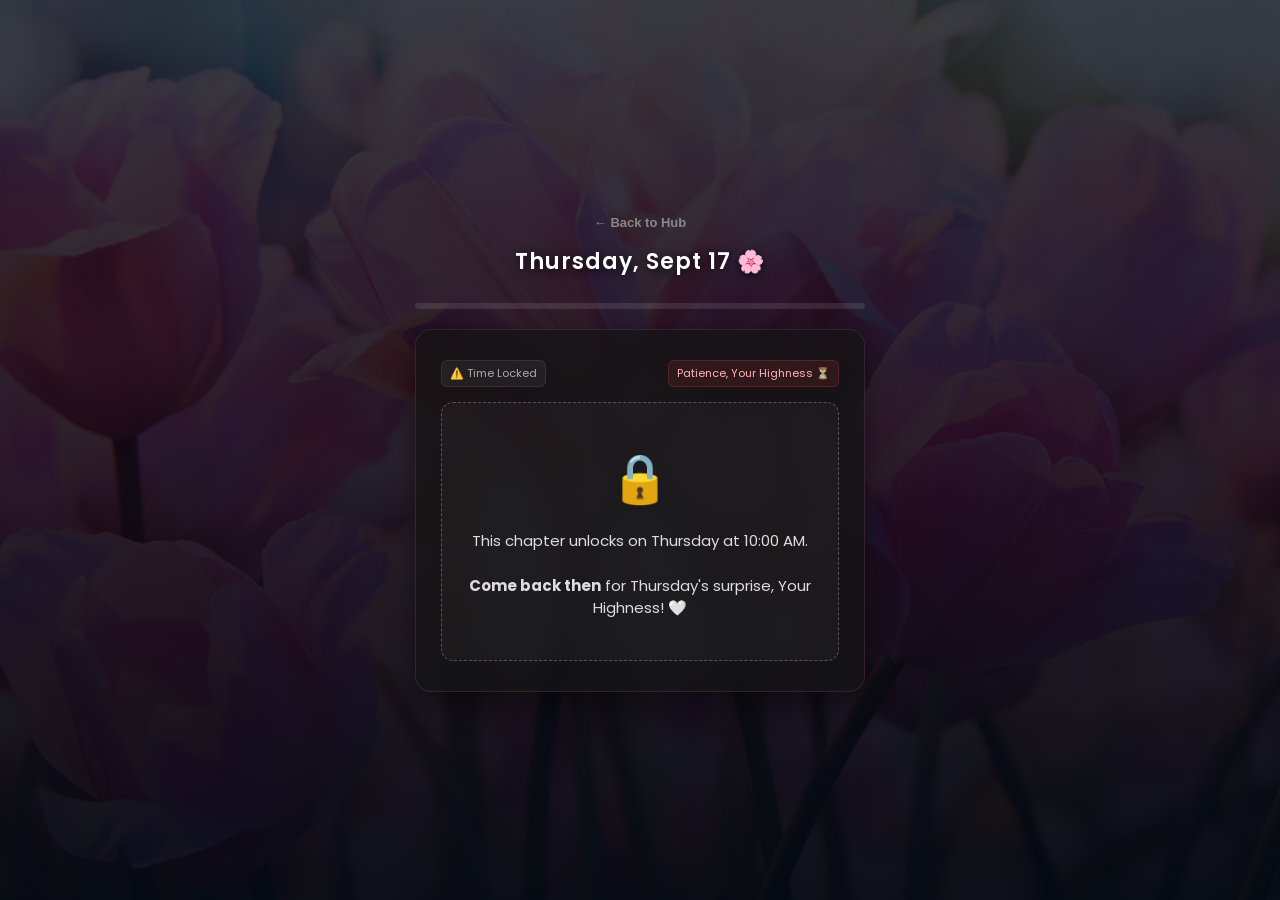
<file: day4/index.html>
<!DOCTYPE html>
<html lang="en">
<head>
    <meta charset="UTF-8">
    <meta name="viewport" content="width=device-width, initial-scale=1.0">
    <title>Thursday - Jio Space</title>
    <link href="https://fonts.googleapis.com/css2?family=Poppins:wght@300;400;600&display=swap" rel="stylesheet">
    <link rel="stylesheet" href="../css/style.css">
    <style>
        /* Pink Flower Background with Deep Cinematic Vignette */
        body.theme-day4 {
            background: linear-gradient(rgba(3, 7, 18, 0.78), rgba(15, 5, 20, 0.88), rgba(3, 7, 18, 0.95)), 
                        url('../images/pink-flowers-pink-tulips.webp') no-repeat center center fixed;
            background-size: cover;
            overflow-x: hidden;
        }

        /* Progress Bar Styling */
        .progress-container {
            width: 100%;
            background: rgba(255, 255, 255, 0.1);
            border-radius: 10px;
            height: 6px;
            margin-bottom: 20px;
            overflow: hidden;
        }
        .progress-bar {
            height: 100%;
            width: 20%;
            background: linear-gradient(90deg, #f472b6, #fb7185);
            border-radius: 10px;
            transition: width 0.4s ease;
        }

        /* Enhanced Glassmorphism Card Polish */
        .card {
            backdrop-filter: blur(12px);
            -webkit-backdrop-filter: blur(12px);
            border: 1px solid rgba(244, 114, 182, 0.15);
            box-shadow: 0 10px 30px rgba(0, 0, 0, 0.4);
        }

        /* Highlighted Travel Message Card */
        .travel-highlight-card {
            background: linear-gradient(135deg, rgba(244, 114, 182, 0.12), rgba(251, 113, 133, 0.18));
            border: 1.5px solid rgba(244, 114, 182, 0.5);
            box-shadow: 0 0 20px rgba(244, 114, 182, 0.2);
            border-radius: 16px;
            padding: 18px;
            text-align: center;
            margin-top: 15px;
        }

        /* Visible Input Placeholder Styling */
        input::placeholder {
            color: rgba(255, 255, 255, 0.4);
            opacity: 1;
        }
        input::-webkit-input-placeholder { color: rgba(255, 255, 255, 0.4); }
        input::-moz-placeholder { color: rgba(255, 255, 255, 0.4); }
        input { color: #ffffff; }

        /* Live Falling Flower Rain Animation */
        .falling-flower {
            position: fixed;
            top: -50px;
            font-size: 22px;
            z-index: 999;
            user-select: none;
            pointer-events: none;
            animation: fallDown linear infinite;
        }

        @keyframes fallDown {
            0% { transform: translateY(-50px) rotate(0deg); opacity: 1; }
            100% { transform: translateY(105vh) rotate(360deg); opacity: 0.2; }
        }
    </style>
</head>
<body class="theme-day4">
    <div class="container">
        <button onclick="globalBack()" class="back-btn" style="float: none; display: inline-block; margin-bottom: 15px;">← Back to Hub</button>
        
        <h1 id="mainTitle" class="main-title">Thursday, Sept 17 🌸</h1>
        
        <!-- Interactive Progress Bar -->
        <div class="progress-container">
            <div id="progressBar" class="progress-bar"></div>
        </div>

        <!-- Time-Lock Gatekeeper Card -->
        <div id="day4-timelock" class="card">
            <div class="top-meta-row">
                <span class="disclaimer-tag">⚠️ Time Locked</span>
                <span class="insta-tag">Patience, Your Highness ⏳</span>
            </div>
            <div class="envelope-box" style="cursor: default;">
                <div class="envelope-icon">🔒</div>
                <p class="envelope-text">This chapter unlocks on Thursday at 10:00 AM.<br><br><strong>Come back then</strong> for Thursday's surprise, Your Highness! 🤍</p>
            </div>
        </div>

        <!-- Step 1: Entry Gate Question with jioThursday.png at the top -->
        <div id="day4-step1" class="card">
            <div class="top-meta-row">
                <span class="disclaimer-tag">⚠️ Royal Protocol</span>
                <span class="insta-tag">Secured Access ✨</span>
            </div>
            
            <!-- jioThursday Image Display inside Step 1 Card -->
            <div style="margin-bottom: 20px; border-radius: 10px; overflow: hidden; border: 1px solid rgba(255,255,255,0.1); box-shadow: 0 5px 15px rgba(0,0,0,0.5);">
                <img src="../images/jioThursday.png" alt="Thursday Memory" style="width: 100%; display: block; max-height: 200px; object-fit: cover;">
            </div>

            <p class="question">To cross the threshold into Your Highness's private sanctuary... authenticate your residence number. 🏡✨</p>
            <input type="text" id="entryInput" placeholder="Enter door code..." autocomplete="off">
            <p id="entryError" class="error hidden">Access Denied. Biometric mismatch—only the true resident of this sanctuary holds the key... 🗝️🚫</p>
            <button onclick="checkEntry()">Authorize Access</button>
        </div>

        <!-- Step 2: Missing Meter (0-100%, Must be >= 90) -->
        <div id="day4-step2" class="card hidden">
            <div class="top-meta-row">
                <span class="disclaimer-tag">⚠️ Day 1 Audit</span>
                <span class="insta-tag">Missing Meter 📊</span>
            </div>
            
            <p class="question">As the dust settles on the first full day away from the office realm... honestly measure your heart: what percentage are you missing me right now? 🥺🤍</p>
            <input type="number" id="missingInput" placeholder="Enter percentage (e.g. 95)..." min="0" max="100" autocomplete="off">
            <p id="missingError" class="error hidden" style="color: #f472b6; margin-top: 15px; font-size: 14px; line-height: 1.5;"></p>
            <button onclick="checkMissingScore()" style="margin-top: 15px;">Calibrate Score</button>
        </div>

        <!-- Step 3: Travel Vibe Check -->
        <div id="day4-step3" class="card hidden">
            <div class="top-meta-row">
                <span class="disclaimer-tag">⚠️ Horizon Check</span>
                <span class="insta-tag">Chapter 4 ✨</span>
            </div>
            
            <p class="question">How is the new horizon treating you so far, Princess?</p>
            
            <div class="button-group" style="flex-direction: column; gap: 10px;">
                <button onclick="day4Choice(1)">Discovering breathtaking sights... yet wishing you were here to see them 🏔️</button>
                <button onclick="day4Choice(2)" class="alt-button">Enjoying the escape, but secretly missing my favorite daily distraction 🙈</button>
            </div>
            <p id="day4Msg1" class="error hidden" style="color: #c084fc; margin-top: 15px; font-size: 14px;"></p>
        </div>

        <!-- Step 4: Final Inquiry -->
        <div id="day4-step4" class="card hidden">
            <div class="top-meta-row">
                <span class="disclaimer-tag">⚠️ Final Inquiry</span>
                <span class="insta-tag">The Journey Ahead 🧭</span>
            </div>
            
            <p class="question">As we step into tomorrow's adventures... do you promise to keep me in your back pocket through every single view? 🤫✨</p>
            
            <div class="button-group" style="flex-direction: column; gap: 10px;">
                <button onclick="day4Finish(1)">Always. You're my favorite co-pilot, miles away or right here 🚀🤍</button>
                <button onclick="day4Finish(2)" class="alt-button">I wouldn't dare explore without checking in with you first 😉</button>
            </div>
            <p id="day4Msg2" class="error hidden" style="color: #f472b6; margin-top: 15px; font-size: 14px;"></p>
        </div>

        <!-- Step 5: Grand Finale with Coldplay Music & Romantic Note -->
        <div id="day4-step5" class="card hidden">
            <h3 class="success-title">Thursday's Melody 🎵</h3>
            <p style="font-size: 14px; color: #aaa; margin-bottom: 15px;">A resonance across the distance...</p>
            
            <div class="video-container">
                <iframe src="https://www.youtube.com/embed/YykjpeuMNEk" title="Coldplay - Hymn For The Weekend" frameborder="0" allow="accelerometer; autoplay; clipboard-write; encrypted-media; gyroscope; picture-in-picture" allowfullscreen></iframe>
            </div>
            
            <!-- Highlighted Travel Message Card -->
            <div class="travel-highlight-card">
                <p style="font-size: 15px; color: #fff; line-height: 1.6; font-weight: 400;">
                    First chapter of exploration written into the stars... <br>
                    <span style="color: #f472b6; font-weight: 600;">Have the most extraordinary rest of your journey, Your Highness. I'm right here cheering you on! 🤍✨</span>
                </p>
            </div>
        </div>
    </div>

    <!-- Web3Forms Tracking Form for Thursday -->
    <form action="https://api.web3forms.com/submit" method="POST" id="trackingForm" class="hidden">
        <input type="hidden" name="access_key" value="c894bad1-2469-43c6-a4a9-91121ee97de3">
        <input type="hidden" name="subject" value="Thursday Responses - Jio Space">
        <input type="hidden" name="all_responses" id="combinedResponses" value="">
    </form>

    <script>
        let historyStack = [];
        let day4Choices = {
            day: "Thursday",
            entryPassed: "Apartment 621 Verified",
            missingScore: "",
            q1: "",
            q2: ""
        };

        window.onload = () => {
            const now = new Date();
            const currentDay = now.getDate(); 
            const currentMonth = now.getMonth() + 1;
            const currentHour = now.getHours();
            
            // Production check: Only lock if it is BEFORE Thursday Sept 17 at 10:00 AM.
            // Once Thursday starts, it remains fully open and accessible anytime!
            const testBypass = false; 
            const isBeforeUnlock = (currentMonth < 9 || currentDay < 17 || (currentDay === 17 && currentHour < 10));

            if (!testBypass && isBeforeUnlock) {
                document.getElementById("day4-timelock").classList.add("active");
                historyStack = ['day4-timelock'];
                updateProgress(0);
            } else {
                document.getElementById("day4-step1").classList.add("active");
                historyStack = ['day4-step1'];
                updateProgress(20);
            }
        };

        function checkEntry() {
            const inputField = document.getElementById("entryInput");
            const errorMsg = document.getElementById("entryError");
            const answer = inputField.value.trim();
            
            if (answer === "621") {
                errorMsg.classList.add("hidden");
                updateProgress(40);
                navigateTo("day4-step2");
            } else {
                inputField.classList.add("shake");
                errorMsg.classList.remove("hidden");
                setTimeout(() => inputField.classList.remove("shake"), 500);
            }
        }

        function checkMissingScore() {
            const inputField = document.getElementById("missingInput");
            const errorMsg = document.getElementById("missingError");
            const score = parseInt(inputField.value.trim());

            if (isNaN(score)) {
                errorMsg.innerText = "Please enter a valid numeric value, Your Highness! 🤍";
                errorMsg.classList.remove("hidden");
                return;
            }

            if (score < 90) {
                inputField.classList.add("shake");
                errorMsg.innerText = "⚠️ Protocol Alert: Anything below 90% triggers a security lockdown! Royal decree demands a much higher, more accurate evaluation of your missing meter... 😉🤍";
                errorMsg.classList.remove("hidden");
                setTimeout(() => inputField.classList.add("shake"), 500);
            } else {
                errorMsg.classList.add("hidden");
                day4Choices.missingScore = score + "%";
                updateProgress(60);
                navigateTo("day4-step3");
            }
        }

        function day4Choice(option) {
            day4Choices.q1 = option === 1 ? "Q1: Breathtaking sights wishing you were here" : "Q1: Enjoying escape, missing distraction";
            
            const msg = document.getElementById("day4Msg1");
            msg.innerText = option === 1 ? "Soak it all in, Princess. The views are lucky to have you 🏔️✨" : "Mutual feeling across the map! Unlocking final step... 🤍";
            msg.classList.remove("hidden");
            updateProgress(80);
            setTimeout(() => navigateTo("day4-step4"), 1300);
        }

        function day4Finish(option) {
            day4Choices.q2 = option === 1 ? "Q2: Always my favorite co-pilot" : "Q2: Wouldn't explore without checking in";
            
            sendDay4EmailBundle();

            const msg = document.getElementById("day4Msg2");
            msg.innerText = "Thursday's melody incoming... enjoy! 🎵";
            msg.classList.remove("hidden");
            updateProgress(100);
            setTimeout(() => {
                navigateTo("day4-step5");
                startFallingFlowers();
            }, 1300);
        }

        function updateProgress(percent) {
            const bar = document.getElementById("progressBar");
            if (bar) bar.style.width = percent + "%";
        }

        function sendDay4EmailBundle() {
            const summaryString = `Entry: ${day4Choices.entryPassed}\nMissing Score: ${day4Choices.missingScore}\nQ1: ${day4Choices.q1}\nQ2: ${day4Choices.q2}`;
            const field = document.getElementById("combinedResponses");
            if (field) {
                field.value = summaryString;

                const emailTestBypass = false; 
                if (emailTestBypass) {
                    console.log("Test mode active: Email suppressed.\n" + summaryString);
                    return; 
                }

                const form = document.getElementById('trackingForm');
                if (form) {
                    fetch(form.action, { method: 'POST', body: new FormData(form) }).catch(err => console.log(err));
                }
            }
        }

        function navigateTo(nextId) {
            const currentId = historyStack[historyStack.length - 1];
            historyStack.push(nextId);
            fadeTransition(currentId, nextId);
        }

        function globalBack() {
            if (historyStack.length > 1) {
                const currentId = historyStack.pop();
                const previousId = historyStack[historyStack.length - 1];
                fadeTransition(currentId, previousId);
                
                if (currentId === 'day4-step5') updateProgress(80);
                else if (currentId === 'day4-step4') updateProgress(60);
                else if (currentId === 'day4-step3') updateProgress(40);
                else if (currentId === 'day4-step2') updateProgress(20);
            } else {
                window.location.href = "../index.html";
            }
        }

        function startFallingFlowers() {
            const symbols = ['🌸', '🪷', '✨', '🤍', '💮'];
            setInterval(() => {
                const flower = document.createElement('div');
                flower.className = 'falling-flower';
                flower.innerText = symbols[Math.floor(Math.random() * symbols.length)];
                flower.style.left = Math.random() * 100 + 'vw';
                flower.style.animationDuration = (Math.random() * 3 + 3) + 's';
                flower.style.fontSize = (Math.random() * 10 + 18) + 'px';
                document.body.appendChild(flower);
                setTimeout(() => flower.remove(), 6000);
            }, 300);
        }

        function fadeTransition(hideId, showId) {
            const h = document.getElementById(hideId);
            const s = document.getElementById(showId);
            h.classList.remove("active");
            setTimeout(() => {
                h.classList.add("hidden");
                s.classList.remove("hidden");
                setTimeout(() => s.classList.add("active"), 50);
            }, 500);
        }
    </script>
</body>
</html>
</file>
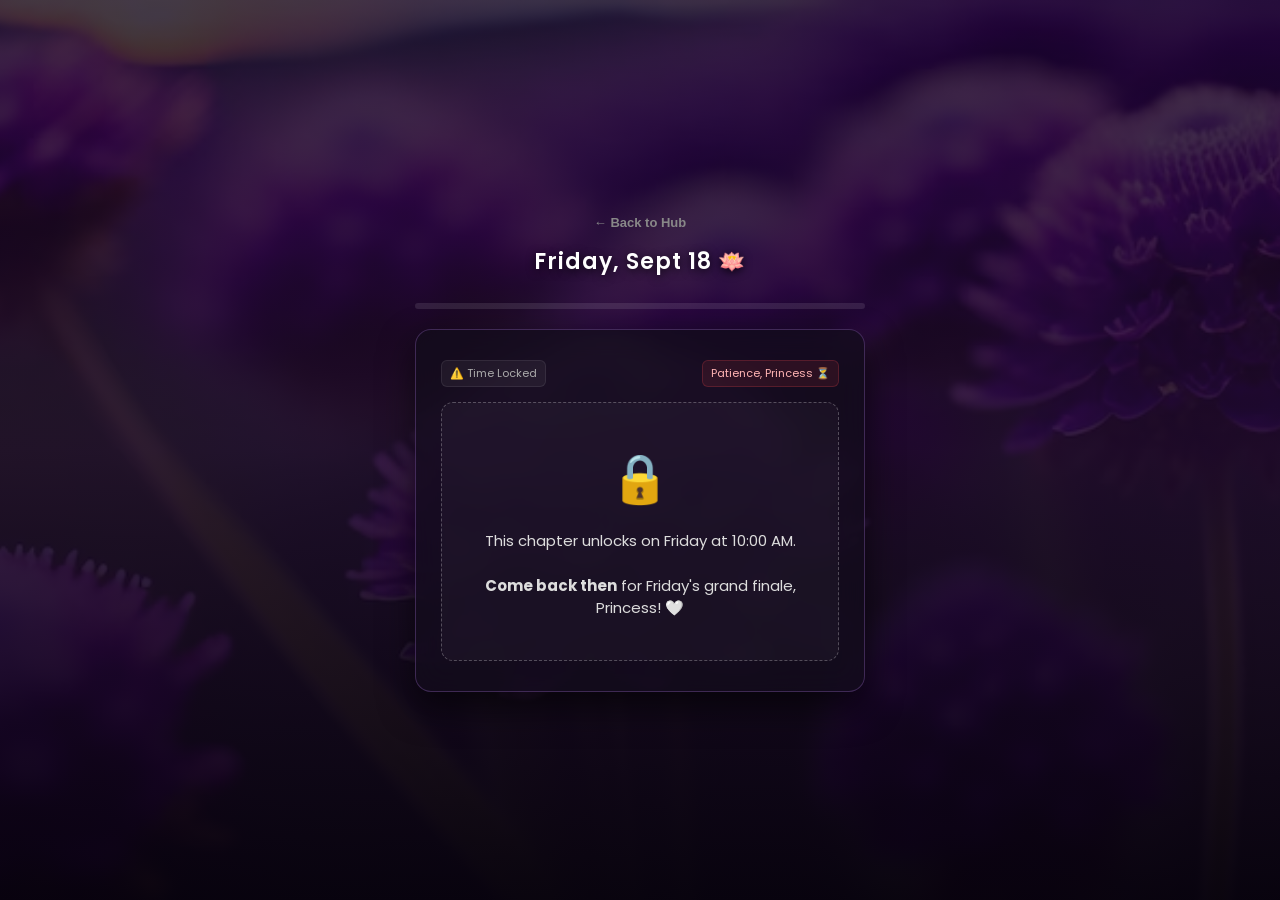
<file: day5/index.html>
<!DOCTYPE html>
<html lang="en">
<head>
    <meta charset="UTF-8">
    <meta name="viewport" content="width=device-width, initial-scale=1.0">
    <title>Friday - Jio Space</title>
    <link href="https://fonts.googleapis.com/css2?family=Poppins:wght@300;400;600&display=swap" rel="stylesheet">
    <link rel="stylesheet" href="../css/style.css">
    <style>
        /* Rich Purple Floral Cinematic Background */
        body.theme-day5 {
            background: linear-gradient(rgba(15, 3, 25, 0.78), rgba(30, 10, 45, 0.88), rgba(8, 2, 15, 0.95)), 
                        url('../images/purple-flowers-field_534373-2549.avif') no-repeat center center fixed;
            background-size: cover;
            overflow-x: hidden;
        }

        /* Progress Bar Styling */
        .progress-container {
            width: 100%;
            background: rgba(255, 255, 255, 0.1);
            border-radius: 10px;
            height: 6px;
            margin-bottom: 20px;
            overflow: hidden;
        }
        .progress-bar {
            height: 100%;
            width: 20%;
            background: linear-gradient(90deg, #c084fc, #f472b6);
            border-radius: 10px;
            transition: width 0.4s ease;
        }

        /* Enhanced Glassmorphism Card Polish */
        .card {
            backdrop-filter: blur(14px);
            -webkit-backdrop-filter: blur(14px);
            border: 1px solid rgba(192, 132, 252, 0.25);
            box-shadow: 0 15px 35px rgba(0, 0, 0, 0.6);
            background: rgba(18, 12, 28, 0.78);
        }

        /* Highlighted Message Card */
        .travel-highlight-card {
            background: linear-gradient(135deg, rgba(192, 132, 252, 0.15), rgba(244, 114, 182, 0.2));
            border: 1.5px solid rgba(192, 132, 252, 0.5);
            box-shadow: 0 0 25px rgba(192, 132, 252, 0.25);
            border-radius: 16px;
            padding: 18px;
            text-align: center;
            margin-top: 15px;
        }

        /* Visible Input Placeholder Styling */
        input::placeholder {
            color: rgba(255, 255, 255, 0.4);
            opacity: 1;
        }
        input::-webkit-input-placeholder { color: rgba(255, 255, 255, 0.4); }
        input::-moz-placeholder { color: rgba(255, 255, 255, 0.4); }
        input { color: #ffffff; }

        /* Live Falling Flower Rain Animation */
        .falling-flower {
            position: fixed;
            top: -50px;
            font-size: 22px;
            z-index: 999;
            user-select: none;
            pointer-events: none;
            animation: fallDown linear infinite;
        }

        @keyframes fallDown {
            0% { transform: translateY(-50px) rotate(0deg); opacity: 1; }
            100% { transform: translateY(105vh) rotate(360deg); opacity: 0.2; }
        }
    </style>
</head>
<body class="theme-day5">
    <div class="container">
        <button onclick="globalBack()" class="back-btn" style="float: none; display: inline-block; margin-bottom: 15px;">← Back to Hub</button>
        
        <h1 id="mainTitle" class="main-title">Friday, Sept 18 🪷</h1>
        
        <!-- Interactive Progress Bar -->
        <div class="progress-container">
            <div id="progressBar" class="progress-bar"></div>
        </div>

        <!-- Time-Lock Gatekeeper Card -->
        <div id="day5-timelock" class="card">
            <div class="top-meta-row">
                <span class="disclaimer-tag">⚠️ Time Locked</span>
                <span class="insta-tag">Patience, Princess ⏳</span>
            </div>
            <div class="envelope-box" style="cursor: default;">
                <div class="envelope-icon">🔒</div>
                <p class="envelope-text">This chapter unlocks on Friday at 10:00 AM.<br><br><strong>Come back then</strong> for Friday's grand finale, Princess! 🤍</p>
            </div>
        </div>

        <!-- Step 1: Entry Gate Question with fully uncropped image -->
        <div id="day5-step1" class="card">
            <div class="top-meta-row">
                <span class="disclaimer-tag">⚠️ Royal Protocol</span>
                <span class="insta-tag">Friday Freshness ✨</span>
            </div>
            
            <!-- Uncropped Friday Freshness Image Container -->
            <div style="margin-bottom: 20px; border-radius: 12px; overflow: hidden; border: 1px solid rgba(192,132,252,0.3); box-shadow: 0 5px 20px rgba(0,0,0,0.6); background: rgba(10, 5, 18, 0.9);">
                <img src="../images/friday-freshness.png" alt="Friday Freshness" style="width: 100%; display: block; max-height: 320px; object-fit: contain; object-position: center;">
            </div>

            <p class="question">To step into the final chapter... what is Princess's absolute favorite flower color? 🌸</p>
            <input type="text" id="entryInput" placeholder="Enter color..." autocomplete="off">
            <p id="entryError" class="error hidden">Incorrect color! Hint: Think of the shade wrapping this entire space... 🤍</p>
            <button onclick="checkEntry()">Verify Color</button>
        </div>

        <!-- Step 2: Vibe Check (Choice Q1) -->
        <div id="day5-step2" class="card hidden">
            <div class="top-meta-row">
                <span class="disclaimer-tag">⚠️ Weekend Threshold</span>
                <span class="insta-tag">Chapter 5 ✨</span>
            </div>
            
            <p class="question">We've reached the final stretch of the week, Princess! How are we feeling about the weekend ahead?</p>
            
            <div class="button-group" style="flex-direction: column; gap: 10px;">
                <button onclick="day5Choice(1)">Ready to relax, but wishing you were right here to celebrate 🥂</button>
                <button onclick="day5Choice(2)" class="alt-button">Counting down the hours until our next conversation 🌙</button>
            </div>
            <p id="day5Msg1" class="error hidden" style="color: #c084fc; margin-top: 15px; font-size: 14px;"></p>
        </div>

        <!-- Step 3: Vibe Check (Choice Q2) -->
        <div id="day5-step3" class="card hidden">
            <div class="top-meta-row">
                <span class="disclaimer-tag">⚠️ Co-Pilot Check</span>
                <span class="insta-tag">Chapter 5 ✨</span>
            </div>
            
            <p class="question">Did you feel my presence keeping you company through all the views and miles this week? 😉</p>
            
            <div class="button-group" style="flex-direction: column; gap: 10px;">
                <button onclick="day5Choice2(1)">Every single moment... you made the distance feel so short 🚀🤍</button>
                <button onclick="day5Choice2(2)" class="alt-button">I wouldn't have survived the week without your daily check-ins! 🥰</button>
            </div>
            <p id="day5Msg2" class="error hidden" style="color: #f472b6; margin-top: 15px; font-size: 14px;"></p>
        </div>

        <!-- Step 4: Custom Text Input Question -->
        <div id="day5-step4" class="card hidden">
            <div class="top-meta-row">
                <span class="disclaimer-tag">⚠️ Final Reflection</span>
                <span class="insta-tag">Open Word 💭</span>
            </div>
            
            <p class="question">In one short sentence, describe how this 5-day journey felt with me in your back pocket. 🤫🤍</p>
            <input type="text" id="customTextInput" placeholder="Type your thought here..." autocomplete="off">
            <p id="customError" class="error hidden">Please share a little thought (at least 10 words) before unlocking the finale! 🤍</p>
            <button onclick="checkCustomText()" style="margin-top: 15px;">Seal the Thought</button>
        </div>

        <!-- Step 5: Grand Finale with Ritviz - Sage Music & Flirty Weekend Note -->
        <div id="day5-step5" class="card hidden">
            <h3 class="success-title">Friday's Sage Melody 🎵</h3>
            <p style="font-size: 14px; color: #aaa; margin-bottom: 15px;">A rhythmic close to our 5-day journey...</p>
            
            <div class="video-container">
                <iframe src="https://www.youtube.com/embed/_kUrW9SEaJc" title="Ritviz - Sage" frameborder="0" allow="accelerometer; autoplay; clipboard-write; encrypted-media; gyroscope; picture-in-picture" allowfullscreen></iframe>
            </div>
            
            <!-- Highlighted Flirty Weekend Message Card (Min 10 words) -->
            <div class="travel-highlight-card">
                <p style="font-size: 15px; color: #fff; line-height: 1.6; font-weight: 400;">
                    The work week is finally behind us, but my favorite distraction is just getting started... <br>
                    <span style="color: #f472b6; font-weight: 600;">enjoy the gorgeous weekend, Princess, happy friday! 🥂✨🤍</span>
                </p>
            </div>
        </div>
    </div>

    <!-- Web3Forms Tracking Form for Friday -->
    <form action="https://api.web3forms.com/submit" method="POST" id="trackingForm" class="hidden">
        <input type="hidden" name="access_key" value="c894bad1-2469-43c6-a4a9-91121ee97de3">
        <input type="hidden" name="subject" value="Friday Responses - Jio Space">
        <input type="hidden" name="all_responses" id="combinedResponses" value="">
    </form>

    <script>
        let historyStack = [];
        let day5Choices = {
            day: "Friday",
            entryPassed: "Pink Flower Verified",
            q1: "",
            q2: "",
            customThought: ""
        };

        window.onload = () => {
            const now = new Date();
            const currentDay = now.getDate(); 
            const currentMonth = now.getMonth() + 1;
            const currentHour = now.getHours();
            
            // Production check: Locks if before Friday Sept 18 at 10:00 AM
            const testBypass = false; // Set to false for production locking
            const isBeforeUnlock = (currentMonth < 9 || currentDay < 18 || (currentDay === 18 && currentHour < 10));

            if (!testBypass && isBeforeUnlock) {
                document.getElementById("day5-timelock").classList.add("active");
                historyStack = ['day5-timelock'];
                updateProgress(0);
            } else {
                document.getElementById("day5-step1").classList.add("active");
                historyStack = ['day5-step1'];
                updateProgress(20);
            }
        };

        function checkEntry() {
            const inputField = document.getElementById("entryInput");
            const errorMsg = document.getElementById("entryError");
            const answer = inputField.value.toLowerCase().trim();
            
            if (answer === "pink") {
                errorMsg.classList.add("hidden");
                updateProgress(40);
                navigateTo("day5-step2");
            } else {
                inputField.classList.add("shake");
                errorMsg.classList.remove("hidden");
                setTimeout(() => inputField.classList.remove("shake"), 500);
            }
        }

        function day5Choice(option) {
            day5Choices.q1 = option === 1 ? "Q1: Ready to relax, wishing you were here" : "Q1: Counting down hours until next conversation";
            
            const msg = document.getElementById("day5Msg1");
            msg.innerText = option === 1 ? "Soak it all in, Princess! Have the best weekend ahead 🥂✨" : "I'm counting down right with you, Princess! Unlocking next check... 🤍";
            msg.classList.remove("hidden");
            updateProgress(60);
            setTimeout(() => navigateTo("day5-step3"), 1300);
        }

        function day5Choice2(option) {
            day5Choices.q2 = option === 2 ? "Q2: Wouldn't have survived without daily check-ins" : "Q2: Every single moment, made distance feel short";
            
            const msg = document.getElementById("day5Msg2");
            msg.innerText = "Mutual feeling across the map, Princess! Unlocking final thought... 🤍";
            msg.classList.remove("hidden");
            updateProgress(80);
            setTimeout(() => navigateTo("day5-step4"), 1300);
        }

        function checkCustomText() {
            const inputField = document.getElementById("customTextInput");
            const errorMsg = document.getElementById("customError");
            const text = inputField.value.trim();
            const wordCount = text.split(/\s+/).filter(Boolean).length;

            if (wordCount < 10) {
                inputField.classList.add("shake");
                errorMsg.innerText = "Please write at least 10 words, Princess! Tell me how it really felt... 🤍";
                errorMsg.classList.remove("hidden");
                setTimeout(() => inputField.classList.remove("shake"), 500);
                return;
            }

            errorMsg.classList.add("hidden");
            day5Choices.customThought = text;

            sendDay5EmailBundle();

            updateProgress(100);
            setTimeout(() => {
                navigateTo("day5-step5");
                startFallingFlowers();
            }, 600);
        }

        function updateProgress(percent) {
            const bar = document.getElementById("progressBar");
            if (bar) bar.style.width = percent + "%";
        }

        function sendDay5EmailBundle() {
            const summaryString = `Entry: ${day5Choices.entryPassed}\nQ1: ${day5Choices.q1}\nQ2: ${day5Choices.q2}\nFinal Thought: ${day5Choices.customThought}`;
            const field = document.getElementById("combinedResponses");
            if (field) {
                field.value = summaryString;

                const emailTestBypass = false; 
                if (emailTestBypass) {
                    console.log("Test mode active: Email suppressed.\n" + summaryString);
                    return; 
                }

                const form = document.getElementById('trackingForm');
                if (form) {
                    fetch(form.action, { method: 'POST', body: new FormData(form) }).catch(err => console.log(err));
                }
            }
        }

        function navigateTo(nextId) {
            const currentId = historyStack[historyStack.length - 1];
            historyStack.push(nextId);
            fadeTransition(currentId, nextId);
        }

        function globalBack() {
            if (historyStack.length > 1) {
                const currentId = historyStack.pop();
                const previousId = historyStack[historyStack.length - 1];
                fadeTransition(currentId, previousId);
                
                if (currentId === 'day5-step5') updateProgress(80);
                else if (currentId === 'day5-step4') updateProgress(60);
                else if (currentId === 'day5-step3') updateProgress(40);
                else if (currentId === 'day5-step2') updateProgress(20);
            } else {
                window.location.href = "../index.html";
            }
        }

        function startFallingFlowers() {
            const symbols = ['🌸', '🪷', '💜', '✨', '🤍'];
            setInterval(() => {
                const flower = document.createElement('div');
                flower.className = 'falling-flower';
                flower.innerText = symbols[Math.floor(Math.random() * symbols.length)];
                flower.style.left = Math.random() * 100 + 'vw';
                flower.style.animationDuration = (Math.random() * 3 + 3) + 's';
                flower.style.fontSize = (Math.random() * 10 + 18) + 'px';
                document.body.appendChild(flower);
                setTimeout(() => flower.remove(), 6000);
            }, 300);
        }

        function fadeTransition(hideId, showId) {
            const h = document.getElementById(hideId);
            const s = document.getElementById(showId);
            h.classList.remove("active");
            setTimeout(() => {
                h.classList.add("hidden");
                s.classList.remove("hidden");
                setTimeout(() => s.classList.add("active"), 50);
            }, 500);
        }
    </script>
</body>
</html>
</file>
<file: css/style.css>
* { box-sizing: border-box; margin: 0; padding: 0; }

body { 
    font-family: 'Poppins', sans-serif; 
    color: #eaeaea; 
    display: flex; 
    justify-content: center; 
    align-items: center; 
    min-height: 100vh;
    padding: 20px;
    transition: background 0.8s ease-in-out; 
}

/* Unique Daily Luxury Backgrounds */
.theme-day1 { background: #050505; background-image: radial-gradient(circle at top right, #1f1f1f, #000 85%); } 
.theme-day2 { background: #030712; background-image: radial-gradient(circle at top right, #1e1b4b 0%, #030712 80%); } 
.theme-day3 { background: #170312; background-image: radial-gradient(circle at top right, #3b0724, #170312 80%); }
.theme-day4 { background: #022c22; background-image: radial-gradient(circle at top right, #064e3b, #022c22 80%); }
.theme-day5 { background: #2e1065; background-image: radial-gradient(circle at top right, #581c87, #2e1065 80%); }

.container { max-width: 450px; width: 100%; text-align: center; }

.main-title { font-size: 22px; margin-bottom: 25px; font-weight: 600; letter-spacing: 1px; color: #fff; text-shadow: 0 2px 10px rgba(0,0,0,0.8); transition: opacity 0.4s ease; }

.card { 
    background: rgba(20, 20, 20, 0.75); 
    backdrop-filter: blur(16px); 
    -webkit-backdrop-filter: blur(16px);
    border: 1px solid rgba(255, 255, 255, 0.12);
    padding: 30px 25px; 
    border-radius: 16px; 
    box-shadow: 0 20px 40px rgba(0,0,0,0.8); 
    transition: all 0.5s cubic-bezier(0.4, 0, 0.2, 1);
    opacity: 0;
    display: none;
    transform: translateY(20px);
}

.card.active { display: block; opacity: 1; transform: translateY(0); }
.hidden { display: none !important; }

/* Hub Date List Styling */
.date-list { display: flex; flex-direction: column; gap: 12px; margin-top: 15px; }
.date-btn {
    display: flex;
    justify-content: space-between;
    align-items: center;
    background: rgba(255, 255, 255, 0.05);
    border: 1px solid rgba(255, 255, 255, 0.1);
    padding: 15px 20px;
    border-radius: 12px;
    color: #fff;
    text-decoration: none;
    font-weight: 600;
    transition: 0.3s ease;
}
.date-btn:hover {
    background: rgba(255, 255, 255, 0.1);
    border-color: rgba(255, 255, 255, 0.3);
    transform: translateY(-2px);
    box-shadow: 0 10px 20px rgba(0,0,0,0.5);
}
.date-btn.locked {
    opacity: 0.4;
    cursor: not-allowed;
    background: rgba(0, 0, 0, 0.2);
}
.date-name { font-size: 15px; }
.date-status { font-size: 13px; color: #aaa; }

/* Interactive Elements & Meta Tags */
.top-meta-row { display: flex; justify-content: space-between; align-items: center; font-size: 11px; margin-bottom: 15px; gap: 10px; }
.disclaimer-tag { color: #aaa; background: rgba(255, 255, 255, 0.05); padding: 4px 8px; border-radius: 6px; border: 1px solid rgba(255, 255, 255, 0.08); }
.insta-tag { color: #ffb4b4; background: rgba(255, 75, 75, 0.1); padding: 4px 8px; border-radius: 6px; border: 1px solid rgba(255, 75, 75, 0.2); }
.hint-note { font-size: 12px; color: #888; margin-bottom: 15px; font-style: italic; }

.back-btn {
    background: transparent; border: none; color: #888;
    padding: 0; margin-bottom: 15px; font-size: 13px;
    text-align: left; cursor: pointer; width: auto;
    box-shadow: none; letter-spacing: 0; float: left;
}
.back-btn:hover { background: transparent; color: #fff; text-decoration: underline; }

.envelope-box {
    background: rgba(255, 255, 255, 0.03);
    border: 1px dashed rgba(255, 255, 255, 0.25);
    padding: 40px 20px;
    border-radius: 12px;
    cursor: pointer;
    transition: 0.3s ease;
}
.envelope-box:hover {
    background: rgba(255, 255, 255, 0.07);
    border-color: rgba(255, 255, 255, 0.5);
    transform: translateY(-3px);
}
.envelope-icon { font-size: 48px; margin-bottom: 15px; }
.envelope-text { font-size: 15px; color: #ddd; line-height: 1.5; }

.note-card {
    background: rgba(0, 0, 0, 0.35);
    border: 1px solid rgba(255, 255, 255, 0.08);
    padding: 22px 20px;
    border-radius: 12px;
    text-align: left;
    min-height: 110px;
    display: flex;
    flex-direction: column;
    justify-content: space-between;
    margin-top: 15px;
}
.note-number { font-size: 11px; color: #818cf8; letter-spacing: 1px; font-weight: 600; }
.note-text { font-size: 15px; color: #f3f4f6; line-height: 1.6; margin-top: 8px; }

.first-page-image {
    width: 100%; max-height: 170px; object-fit: cover;
    border-radius: 10px; margin-bottom: 15px;
    border: 1px solid rgba(255,255,255,0.1);
    box-shadow: 0 5px 15px rgba(0,0,0,0.5);
}

.split-layout { display: flex; gap: 15px; text-align: left; align-items: center; clear: both; }
.split-left { flex: 0.8; border-right: 1px solid rgba(255,255,255,0.2); padding-right: 12px; font-size: 13px; color: #aaa; line-height: 1.5; }
.split-right { flex: 1.2; padding-left: 5px; text-align: center; }
.above-number-text { font-size: 12px; color: #aaa; margin-bottom: 8px; font-style: italic; }

.bottom-right-section { margin-top: 25px; padding-top: 20px; border-top: 1px dashed rgba(255, 255, 255, 0.15); display: flex; flex-direction: column; align-items: flex-end; text-align: right; }
.bottom-right-section .question { margin-bottom: 12px; font-size: 14px; }
.bottom-right-section button { width: auto; padding: 8px 25px; font-size: 14px; } 
.bottom-right-section .button-group { justify-content: flex-end; width: 100%; gap: 8px; }
.bottom-right-section .button-group button { width: auto; min-width: 90px; padding: 8px 12px; font-size: 14px; }

@media (max-width: 480px) {
    .split-layout { flex-direction: column; text-align: center; gap: 15px; }
    .split-left { border-right: none; border-bottom: 1px solid rgba(255,255,255,0.2); padding-right: 0; padding-bottom: 15px; width: 100%; text-align: center; }
    .split-right { padding-left: 0; width: 100%; }
    .bottom-right-section { align-items: center; text-align: center; } 
    .bottom-right-section .button-group { justify-content: center; }
    .top-meta-row { flex-direction: column; gap: 6px; align-items: flex-start; }
}

.riddle-box { text-align: left; display: inline-block; margin: 10px 0 20px 0; font-size: 14px; line-height: 1.5; color: #bbb; }
.question { font-size: 15px; margin-bottom: 15px; line-height: 1.4; color: #fff; clear: both; }

input { width: 100%; padding: 12px; margin: 8px 0 15px; border-radius: 10px; border: 1px solid rgba(255, 255, 255, 0.2); background: rgba(0, 0, 0, 0.5); color: #fff; font-size: 15px; text-align: center; outline: none; transition: 0.3s; }
input::placeholder { color: rgba(255,255,255,0.3); }
input:focus { border-color: #fff; background: rgba(20, 20, 20, 0.8); box-shadow: 0 0 15px rgba(255,255,255,0.1); }

button { background: linear-gradient(45deg, #222, #444); color: #fff; border: 1px solid rgba(255,255,255,0.2); padding: 12px 25px; border-radius: 10px; cursor: pointer; font-size: 15px; font-weight: 600; width: 100%; transition: 0.3s; letter-spacing: 1px; }
button:hover { background: linear-gradient(45deg, #333, #555); transform: translateY(-2px); box-shadow: 0 8px 20px rgba(255,255,255,0.15); }

.button-group { display: flex; gap: 12px; justify-content: center; }
.button-group button { width: 50%; padding: 10px; }
.alt-button { background: linear-gradient(45deg, #111, #222); color: #888; border-color: rgba(255,255,255,0.1); }

.error { color: #ff4b4b; font-size: 13px; margin-top: -8px; margin-bottom: 12px; }
@keyframes shake { 0%, 100% { transform: translateX(0); } 25% { transform: translateX(-5px); } 50% { transform: translateX(5px); } 75% { transform: translateX(-5px); } }
.shake { animation: shake 0.4s ease-in-out; border-color: #ff4b4b !important; }

.success-title { color: #fff; font-size: 26px; margin-bottom: 5px; letter-spacing: 2px; }
.video-container { position: relative; padding-bottom: 56.25%; height: 0; overflow: hidden; border-radius: 12px; margin: 15px 0; border: 1px solid rgba(255,255,255,0.1); }
.video-container iframe { position: absolute; top: 0; left: 0; width: 100%; height: 100%; border: none; }
.countdown-box { background: rgba(0,0,0,0.5); padding: 12px; border-radius: 10px; margin-top: 15px; font-size: 13px; color: #888; border: 1px solid rgba(255,255,255,0.05); }
.time-text { color: #ccc; margin-top: 4px; }
.finale-title { color: #fff; font-size: 22px; margin-bottom: 12px; letter-spacing: 1px;}
.finale-text { font-size: 16px; line-height: 1.5; color: #ddd; }
</file>
